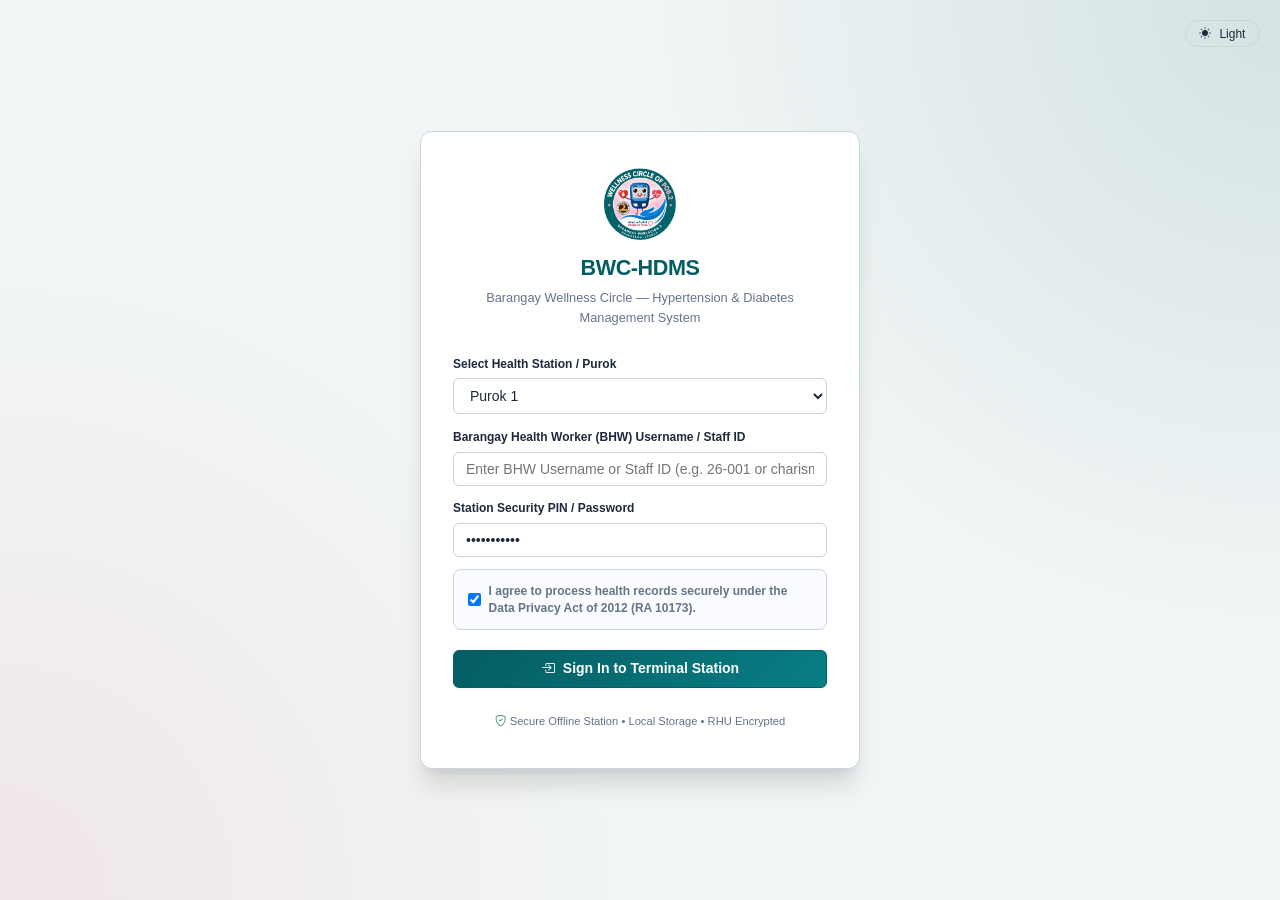
<file: index.html>
<!DOCTYPE html>
<html lang="en">
<head>
    <meta charset="UTF-8">
    <meta http-equiv="refresh" content="0; url=loginPage.html">
    <title>Redirecting to BWC-HDMS Portal...</title>
    <link rel="icon" type="image/png" href="icons/Logo.png">
    <script>
        window.location.replace("loginPage.html");
    </script>
</head>
<body style="font-family: system-ui, sans-serif; display: flex; align-items: center; justify-content: center; height: 100vh; margin: 0; background-color: #f0f2f5; color: #334155;">
    <p>Loading BWC-HDMS Portal... If you are not redirected, <a href="loginPage.html" style="color: #0d6efd; font-weight: 600;">click here</a>.</p>
</body>
</html>
</file>
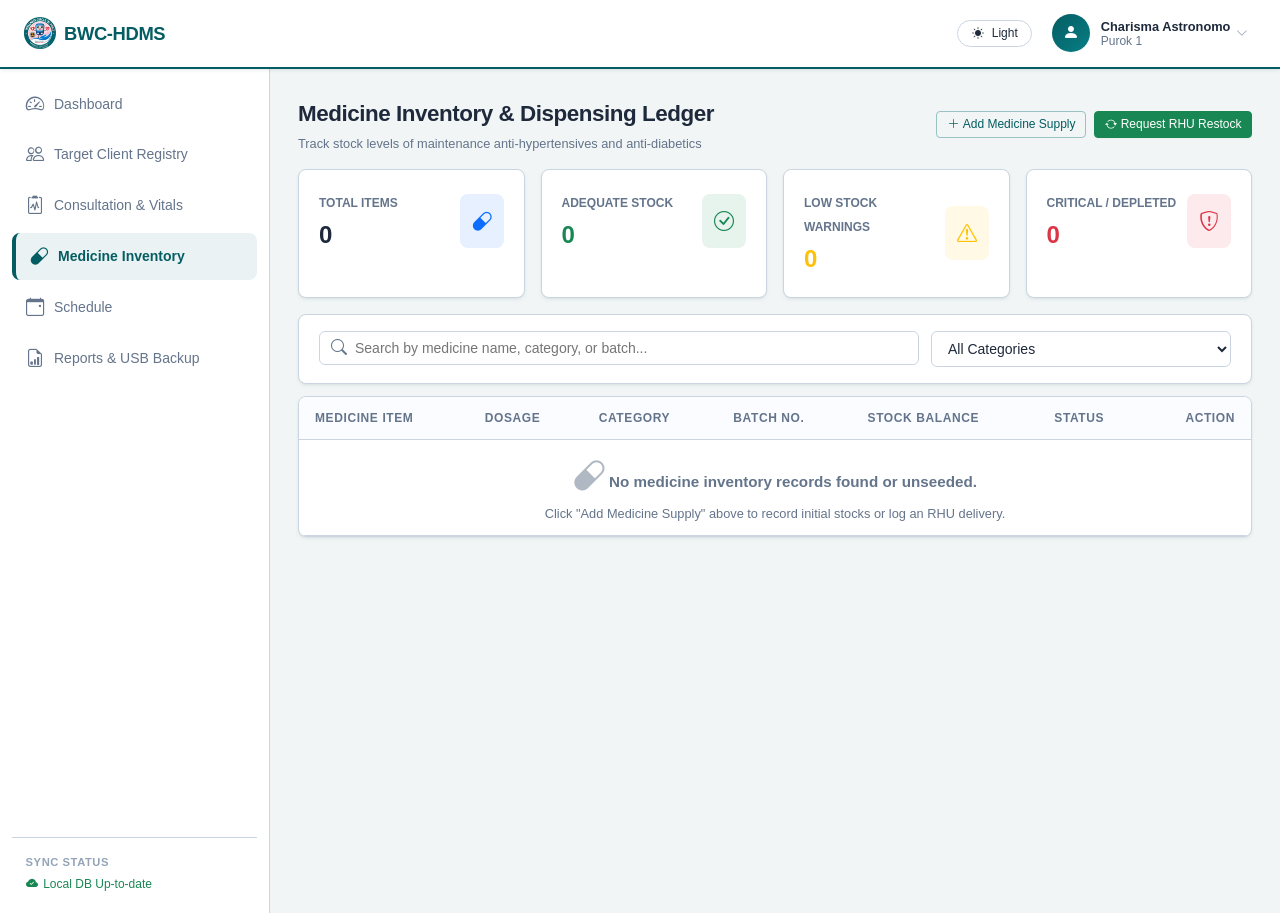
<file: inventoryPage.html>
<!DOCTYPE html>
<html lang="en" data-bs-theme="light">
<head>
    <meta charset="UTF-8">
    <meta name="viewport" content="width=device-width, initial-scale=1.0">
    <title>Medicine Inventory | BWC-HDMS Portal</title>
    <link rel="icon" type="image/png" href="icons/Logo.png">
    <!-- Local Offline Assets -->
    <link rel="stylesheet" href="icons/bootstrap-icons.min.css">
    <link rel="stylesheet" href="cssStyle.css">
</head>
<body>

    <!-- Top Navigation Bar -->
    <header class="header-navbar">
        <div class="header-container">
            <a class="brand-link" href="dashboardPage.html">
                <img src="icons/Logo.png" alt="BWC-HDMS Logo" class="brand-icon">
                <span>BWC-HDMS</span>
            </a>
            
            <div class="nav-actions">
                <button class="theme-toggle-btn" id="darkModeToggle" title="Toggle Dark/Light Mode">
                    <i class="bi bi-sun-fill" id="themeIcon"></i>
                    <span id="themeText">Light</span>
                </button>

                <div class="user-dropdown-wrapper" id="userDropdownContainer">
                    <button type="button" class="user-profile-btn" id="userDropdownToggle">
                        <div class="user-avatar">
                            <i class="bi bi-person-fill"></i>
                        </div>
                        <div class="user-meta">
                            <span class="user-meta-name">Charisma Astronomo</span>
                            <span class="user-meta-sub">Purok 1</span>
                        </div>
                        <i class="bi bi-chevron-down dropdown-chevron"></i>
                    </button>
                    <div class="dropdown-menu-custom hidden" id="userDropdownMenu">
                        <a class="dropdown-item-custom" href="#" onclick="showNotification('Profile settings saved locally.', 'success')"><i class="bi bi-gear me-2"></i>Station Settings</a>
                        <a class="dropdown-item-custom" href="#" onclick="exportSystemBackup()"><i class="bi bi-download me-2"></i>Quick Export DB</a>
                        <div class="dropdown-divider-custom"></div>
                        <a class="dropdown-item-custom dropdown-item-danger" href="#" onclick="lockStation()"><i class="bi bi-box-arrow-right me-2"></i>Lock Station</a>
                    </div>
                </div>
            </div>
        </div>
    </header>

    <!-- Main App Layout -->
    <div class="app-layout">
        <!-- Sidebar Navigation -->
        <aside id="sidebar" class="sidebar">
            <div>
                <nav class="nav-menu">
                    <a class="nav-link" href="dashboardPage.html">
                        <i class="bi bi-speedometer2" style="font-size: 1.15rem;"></i><span>Dashboard</span>
                    </a>
                    <a class="nav-link" href="patientsPage.html">
                        <i class="bi bi-people" style="font-size: 1.15rem;"></i><span>Target Client Registry</span>
                    </a>
                    <a class="nav-link" href="vitalsPage.html">
                        <i class="bi bi-clipboard2-pulse" style="font-size: 1.15rem;"></i><span>Consultation & Vitals</span>
                    </a>
                    <a class="nav-link active" href="inventoryPage.html">
                        <i class="bi bi-capsule" style="font-size: 1.15rem;"></i><span>Medicine Inventory</span>
                    </a>
                    <a class="nav-link" href="schedulePage.html">
                        <i class="bi bi-calendar-event" style="font-size: 1.15rem;"></i><span>Schedule</span>
                    </a>
                    <a class="nav-link" href="reportsPage.html">
                        <i class="bi bi-file-earmark-bar-graph" style="font-size: 1.15rem;"></i><span>Reports & USB Backup</span>
                    </a>
                </nav>
            </div>
            <div class="sync-status-box">
                <div class="sync-status-label">Sync Status</div>
                <div class="sync-status-indicator">
                    <i class="bi bi-cloud-check-fill"></i> <span>Local DB Up-to-date</span>
                </div>
            </div>
        </aside>

        <!-- Main Workspace: Inventory -->
        <main class="main-content">
            
            <!-- Toast Alert System -->
            <div class="toast-container">
                <div id="liveToast" class="toast-pill toast-success hidden" role="alert" aria-live="assertive" aria-atomic="true">
                    <div class="d-flex align-center gap-2">
                        <i class="bi bi-check-circle-fill" id="toastIcon"></i>
                        <span id="toastMessage">Action completed successfully.</span>
                    </div>
                    <button type="button" class="toast-close-btn" onclick="hideToast()" aria-label="Close">×</button>
                </div>
            </div>

            <!-- Page Title Bar -->
            <div class="d-flex justify-between align-center mb-4" style="flex-wrap: wrap; gap: 0.75rem;">
                <div>
                    <h2 style="font-size: 1.4rem; font-weight: 700; letter-spacing: -0.02em;">Medicine Inventory & Dispensing Ledger</h2>
                    <p class="text-muted" style="font-size: 0.8rem; margin-top: 0.2rem;">Track stock levels of maintenance anti-hypertensives and anti-diabetics</p>
                </div>
                <div class="d-flex gap-2">
                    <button class="btn btn-outline-primary btn-sm" onclick="openAddMedicineModal()">
                        <i class="bi bi-plus-lg me-1"></i> Add Medicine Supply
                    </button>
                    <button class="btn btn-success btn-sm" onclick="requestRestock()">
                        <i class="bi bi-arrow-repeat me-1"></i> Request RHU Restock
                    </button>
                </div>
            </div>

            <!-- Inventory Summary Metric Cards (NEW) -->
            <div class="row g-3 mb-4" style="display: flex; gap: 1rem; flex-wrap: wrap;">
                <div class="card-custom" style="flex: 1; min-width: 200px; padding: 1.25rem;">
                    <div class="d-flex justify-between align-center">
                        <div>
                            <span class="text-muted" style="font-size: 0.75rem; text-transform: uppercase; font-weight: 700;">Total Items</span>
                            <h3 id="statTotalItems" style="font-size: 1.5rem; font-weight: 700; margin-top: 0.2rem; margin-bottom: 0;">0</h3>
                        </div>
                        <div style="background: rgba(13, 110, 253, 0.1); color: var(--bs-primary, #0d6efd); padding: 0.75rem; border-radius: 8px;">
                            <i class="bi bi-capsule" style="font-size: 1.25rem;"></i>
                        </div>
                    </div>
                </div>

                <div class="card-custom" style="flex: 1; min-width: 200px; padding: 1.25rem;">
                    <div class="d-flex justify-between align-center">
                        <div>
                            <span class="text-muted" style="font-size: 0.75rem; text-transform: uppercase; font-weight: 700;">Adequate Stock</span>
                            <h3 id="statAdequate" style="font-size: 1.5rem; font-weight: 700; margin-top: 0.2rem; margin-bottom: 0; color: #198754;">0</h3>
                        </div>
                        <div style="background: rgba(25, 135, 84, 0.1); color: #198754; padding: 0.75rem; border-radius: 8px;">
                            <i class="bi bi-check-circle" style="font-size: 1.25rem;"></i>
                        </div>
                    </div>
                </div>

                <div class="card-custom" style="flex: 1; min-width: 200px; padding: 1.25rem;">
                    <div class="d-flex justify-between align-center">
                        <div>
                            <span class="text-muted" style="font-size: 0.75rem; text-transform: uppercase; font-weight: 700;">Low Stock Warnings</span>
                            <h3 id="statLowStock" style="font-size: 1.5rem; font-weight: 700; margin-top: 0.2rem; margin-bottom: 0; color: #ffc107;">0</h3>
                        </div>
                        <div style="background: rgba(255, 193, 7, 0.1); color: #ffc107; padding: 0.75rem; border-radius: 8px;">
                            <i class="bi bi-exclamation-triangle" style="font-size: 1.25rem;"></i>
                        </div>
                    </div>
                </div>

                <div class="card-custom" style="flex: 1; min-width: 200px; padding: 1.25rem;">
                    <div class="d-flex justify-between align-center">
                        <div>
                            <span class="text-muted" style="font-size: 0.75rem; text-transform: uppercase; font-weight: 700;">Critical / Depleted</span>
                            <h3 id="statCritical" style="font-size: 1.5rem; font-weight: 700; margin-top: 0.2rem; margin-bottom: 0; color: #dc3545;">0</h3>
                        </div>
                        <div style="background: rgba(220, 53, 69, 0.1); color: #dc3545; padding: 0.75rem; border-radius: 8px;">
                            <i class="bi bi-shield-exclamation" style="font-size: 1.25rem;"></i>
                        </div>
                    </div>
                </div>
            </div>

            <!-- Search and Filter Controls Bar -->
            <div class="card-custom mb-3" style="padding: 1rem 1.25rem;">
                <div class="d-flex gap-3" style="flex-wrap: wrap;">
                    <div style="flex: 2; min-width: 220px;">
                        <div class="input-group" style="position: relative;">
                            <span style="position: absolute; left: 12px; top: 50%; transform: translateY(-50%); color: var(--text-muted, #6c757d); z-index: 5;">
                                <i class="bi bi-search"></i>
                            </span>
                            <input type="text" id="inventorySearchInput" class="form-control" placeholder="Search by medicine name, category, or batch..." style="padding-left: 35px;">
                        </div>
                    </div>
                    <div style="flex: 1; min-width: 180px;">
                        <select id="inventoryCategoryFilter" class="form-select">
                            <option value="">All Categories</option>
                            <option value="Antihypertensive">Antihypertensive (HPN Maintenance)</option>
                            <option value="Anti-diabetic">Anti-diabetic (DM Maintenance)</option>
                            <option value="Statin / Lipid-lowering">Statin / Lipid-lowering</option>
                            <option value="Cardiovascular">Cardiovascular Support</option>
                            <option value="Emergency Supply">Emergency Supply</option>
                            <option value="Analgesic">Analgesic / Antipyretic</option>
                            <option value="Vitamin">Vitamin / Supplement</option>
                            <option value="Supplies">Diagnostic / Medical Supplies</option>
                        </select>
                    </div>
                </div>
            </div>

            <!-- Inventory Table Card -->
            <div class="card-custom">
                <div class="card-body-no-padding">
                    <div class="table-responsive table-responsive-inventory">
                        <table class="custom-table" id="inventoryTable">
                            <thead>
                                <tr>
                                    <th class="ps-4">Medicine Item</th>
                                    <th>Dosage</th>
                                    <th>Category</th>
                                    <th>Batch No.</th>
                                    <th>Stock Balance</th>
                                    <th>Status</th>
                                    <th class="text-right pe-4">Action</th>
                                </tr>
                            </thead>
                            <tbody id="inventoryTableBody">
                                <tr>
                                    <td colspan="7" class="text-center py-5 text-muted">
                                        <i class="bi bi-capsule d-block mb-2" style="font-size: 2rem; opacity: 0.5;"></i>
                                        <span class="fw-semibold" style="font-size: 0.95rem;">No medicine inventory records found or unseeded.</span>
                                        <p class="text-muted mb-0" style="font-size: 0.8rem; margin-top: 0.25rem;">Click "Add Medicine Supply" above to record initial stocks or log an RHU delivery.</p>
                                    </td>
                                </tr>
                            </tbody>
                        </table>
                    </div>
                </div>
            </div>

        </main>
    </div>

    <!-- =========================================================================
         Add Medicine Stock Modal (Aligned with Register New Patient UI)
         ========================================================================= -->
    <div class="modal-overlay hidden" id="addMedicineModal" role="dialog" aria-modal="true">
        <div class="modal-dialog-box modal-dialog-lg" style="max-width: 680px;">
            <div class="modal-header-custom" style="border-bottom: 1px solid var(--border-color);">
                <div>
                    <h5 class="modal-title-custom">
                        <i class="bi bi-capsule-pill text-primary me-2"></i> Add Medicine Supply
                    </h5>
                    <p class="text-muted mb-0" style="font-size: 0.8rem;">Register incoming maintenance medicine stock & RHU inventory supplies</p>
                </div>
                <button type="button" class="modal-close-btn" onclick="closeAddMedicineModal()">&times;</button>
            </div>
            <div class="modal-body-custom">
                <form id="addMedicineForm" onsubmit="saveMedicineItem(event)">
                    
                    <!-- 1. Medicine Identification & Classification -->
                    <div class="section-badge-title mb-2">
                        <i class="bi bi-capsule text-primary me-2"></i>
                        <span>Medicine Identification & Classification</span>
                    </div>
                    <p class="section-help-text mb-3">Specify medicine brand/generic name, formulation strength, and clinical category.</p>

                    <div class="grid-2-col mb-3">
                        <div class="form-group mb-0">
                            <label class="form-label" for="medName">Medicine Name <span class="text-danger">*</span></label>
                            <input type="text" class="form-control" id="medName" placeholder="e.g., Losartan, Metformin, Amlodipine" required>
                        </div>
                        <div class="form-group mb-0">
                            <label class="form-label" for="medDosage">Dosage / Formulation</label>
                            <input type="text" class="form-control" id="medDosage" placeholder="e.g., 50mg Tablet, 500mg, 10ml Vial">
                        </div>
                    </div>

                    <div class="form-group mb-3">
                        <label class="form-label" for="medCategory">Therapeutic Category <span class="text-danger">*</span></label>
                        <select class="form-select" id="medCategory" required>
                            <option value="" disabled selected>Select Medicine Category</option>
                            <option value="Antihypertensive">Antihypertensive (HPN Maintenance)</option>
                            <option value="Anti-diabetic">Anti-diabetic (DM Maintenance)</option>
                            <option value="Statin / Lipid-lowering">Statin / Lipid-lowering</option>
                            <option value="Cardiovascular">Cardiovascular Support</option>
                            <option value="Emergency Supply">Emergency Supply</option>
                            <option value="Analgesic">Analgesic / Antipyretic</option>
                            <option value="Vitamin">Vitamin / Supplement</option>
                            <option value="Supplies">Diagnostic / Medical Supplies</option>
                        </select>
                    </div>

                    <hr class="form-field-divider">

                    <!-- 2. Stock Balance & Inventory Thresholds -->
                    <div class="section-badge-title mb-2">
                        <i class="bi bi-boxes text-primary me-2"></i>
                        <span>Stock Balance & Packaging Details</span>
                    </div>
                    <p class="section-help-text mb-3">Set intake stock quantity, packaging unit, and automated low-stock alert threshold.</p>

                    <div class="grid-3-equal mb-3">
                        <div class="form-group mb-0">
                            <label class="form-label" for="medStock">Initial Stock <span class="text-danger">*</span></label>
                            <input type="number" class="form-control" id="medStock" placeholder="e.g., 100" min="0" required>
                        </div>
                        <div class="form-group mb-0">
                            <label class="form-label" for="medUnit">Packaging Unit <span class="text-danger">*</span></label>
                            <select class="form-select" id="medUnit" required>
                                <option value="tabs" selected>Tablets (tabs)</option>
                                <option value="caps">Capsules (caps)</option>
                                <option value="vials">Vials (vials)</option>
                                <option value="boxes">Boxes (boxes)</option>
                                <option value="pcs">Pieces (pcs)</option>
                                <option value="bottles">Bottles (bottles)</option>
                            </select>
                        </div>
                        <div class="form-group mb-0">
                            <label class="form-label" for="medReorder">Reorder Level <span class="text-danger">*</span></label>
                            <input type="number" class="form-control" id="medReorder" value="20" min="1" required>
                        </div>
                    </div>

                    <hr class="form-field-divider">

                    <!-- 3. Batch Number & Expiration Tracking -->
                    <div class="section-badge-title mb-2">
                        <i class="bi bi-calendar-check text-primary me-2"></i>
                        <span>Batch & Expiration Tracking</span>
                    </div>
                    <p class="section-help-text mb-3">Record RHU shipment lot designation and expiration date for quality and safety compliance.</p>

                    <div class="grid-2-col mb-4">
                        <div class="form-group mb-0">
                            <label class="form-label" for="medBatch">Batch / Lot Number</label>
                            <input type="text" class="form-control" id="medBatch" placeholder="e.g., LOT-2026-A">
                        </div>
                        <div class="form-group mb-0">
                            <label class="form-label" for="medExpiry">Expiration Date</label>
                            <input type="date" class="form-control" id="medExpiry">
                        </div>
                    </div>

                    <!-- Modal Action Footer Buttons -->
                    <div class="d-flex gap-2 pt-3" style="border-top: 1px solid var(--border-color);">
                        <button type="button" class="btn btn-outline-secondary py-2.5 fw-semibold" style="flex: 1;" onclick="closeAddMedicineModal()">Cancel</button>
                        <button type="submit" class="btn btn-primary py-2.5 fw-semibold" style="flex: 2;">
                            <i class="bi bi-check-lg me-1"></i> Save to Inventory
                        </button>
                    </div>
                </form>
            </div>
        </div>
    </div>

    <!-- Scripts -->
    <script src="shared.js"></script>
    <script src="inventoryPage.js"></script>
</body>
</html>
</file>
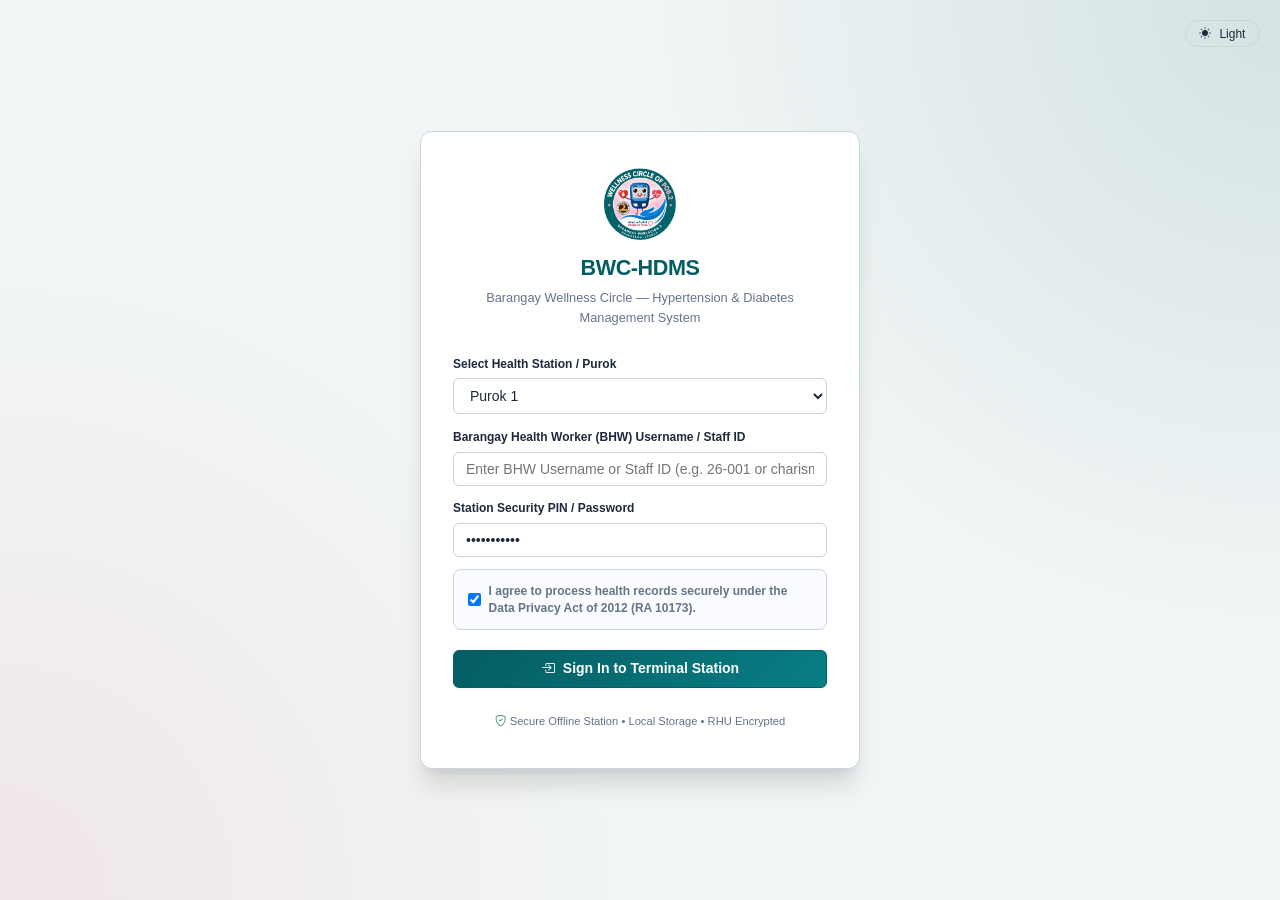
<file: loginPage.html>
<!DOCTYPE html>
<html lang="en" data-bs-theme="light">
<head>
    <meta charset="UTF-8">
    <meta name="viewport" content="width=device-width, initial-scale=1.0">
    <title>Login | BWC-HDMS Portal</title>
    <link rel="icon" type="image/png" href="icons/Logo.png">
    <link rel="stylesheet" href="icons/bootstrap-icons.min.css">
    <link rel="stylesheet" href="cssStyle.css">
</head>
<body class="login-body">

    <!-- Floating Theme Toggle in Top Right -->
    <div style="position: fixed; top: 1.25rem; right: 1.25rem; z-index: 50;">
        <button class="theme-toggle-btn" id="darkModeToggle" title="Toggle Dark/Light Mode">
            <i class="bi bi-sun-fill" id="themeIcon"></i>
            <span id="themeText">Light</span>
        </button>
    </div>

    <!-- Floating Toast Notification -->
    <div class="toast-container">
        <div id="liveToast" class="toast-pill toast-success hidden" role="alert" aria-live="assertive" aria-atomic="true">
            <div class="d-flex align-center gap-2">
                <i class="bi bi-check-circle-fill" id="toastIcon"></i>
                <span id="toastMessage">Action completed successfully.</span>
            </div>
            <button type="button" class="toast-close-btn" onclick="hideToast()" aria-label="Close">&times;</button>
        </div>
    </div>

    <!-- Login Card Container -->
    <div class="login-card">
        <div class="login-brand-header">
            <div class="login-logo">
                <img src="icons/Logo.png" alt="BWC-HDMS Logo">
            </div>
            <h1 class="login-title">BWC-HDMS</h1>
            <p class="login-subtitle">Barangay Wellness Circle &mdash; Hypertension & Diabetes Management System</p>
        </div>

        <form id="loginForm">
            <div class="form-group">
                <label class="form-label" for="loginStation">Select Health Station / Purok</label>
                <select class="form-select" id="loginStation" required>
                    <option value="" disabled selected>Loading health stations...</option>
                </select>
            </div>

            <div class="form-group">
                <label class="form-label" for="loginUsername">Barangay Health Worker (BHW) Username / Staff ID</label>
                <input type="text" class="form-control" id="loginUsername" placeholder="Enter BHW Username or Staff ID (e.g. 26-001 or charisma)" required autocomplete="username">
            </div>

            <div class="form-group mb-3">
                <label class="form-label" for="loginPassword">Station Security PIN / Password</label>
                <input type="password" class="form-control" id="loginPassword" value="password123" placeholder="Enter station password" required autocomplete="current-password">
            </div>

            <!-- Error Banner Container for Wrong Input -->
            <div id="loginErrorMessage" class="hidden mb-3" style="padding: 0.75rem 0.9rem; border-radius: 8px; background-color: rgba(220, 38, 38, 0.1); border: 1px solid var(--danger); color: var(--danger); font-size: 0.825rem; font-weight: 500;">
                <div class="d-flex align-center gap-2">
                    <i class="bi bi-exclamation-triangle-fill" style="flex-shrink: 0;"></i>
                    <span id="loginErrorText">Invalid Username/Password. Try again.</span>
                </div>
            </div>

            <!-- Data Privacy Agreement (RA 10173) -->
            <div style="padding: 0.85rem; border: 1px solid var(--border-color); border-radius: 8px; background-color: var(--bg-surface-secondary); margin-bottom: 1.25rem;">
                <div class="d-flex align-center gap-2">
                    <input type="checkbox" id="privacyCheck" checked style="width: 1.05rem; height: 1.05rem; cursor: pointer;">
                    <label for="privacyCheck" class="fw-semibold text-muted" style="font-size: 0.75rem; cursor: pointer; line-height: 1.35;">
                        I agree to process health records securely under the <strong>Data Privacy Act of 2012 (RA 10173)</strong>.
                    </label>
                </div>
            </div>

            <button type="submit" class="btn btn-primary btn-full py-2 fw-semibold" id="loginBtn">
                <i class="bi bi-box-arrow-in-right me-2"></i>Sign In to Terminal Station
            </button>
        </form>

        <div class="text-center mt-4" style="margin-top: 1.25rem;">
            <small class="text-muted" style="font-size: 0.7rem;">
                <i class="bi bi-shield-check text-success me-1"></i>Secure Offline Station &bull; Local Storage &bull; RHU Encrypted
            </small>
        </div>
    </div>

    <!-- Scripts -->
    <script src="shared.js"></script>
    <script src="loginPage.js"></script>
</body>
</html>
</file>
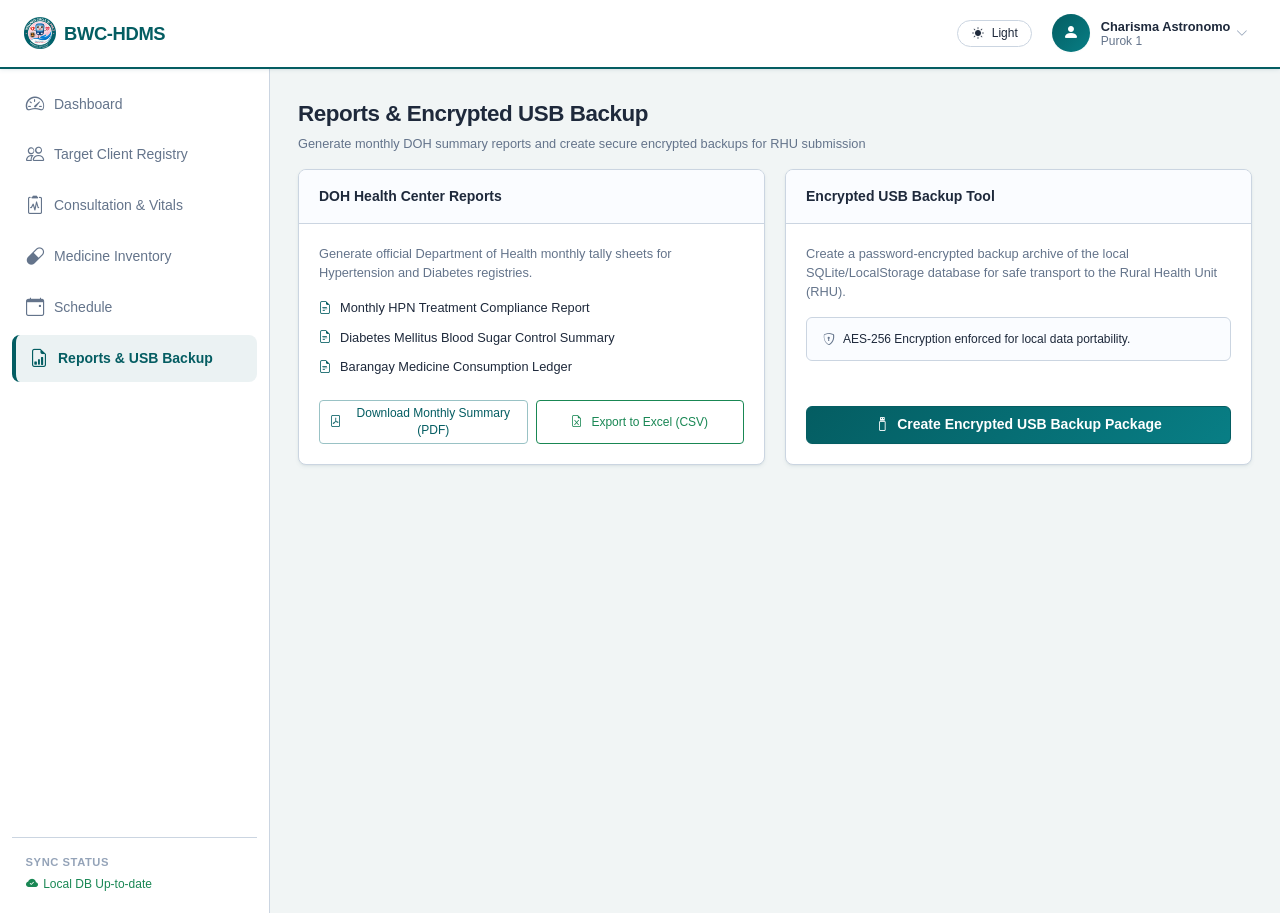
<file: reportsPage.html>
<!DOCTYPE html>
<html lang="en" data-bs-theme="light">
<head>
    <meta charset="UTF-8">
    <meta name="viewport" content="width=device-width, initial-scale=1.0">
    <title>Reports & USB Backup | BWC-HDMS Portal</title>
    <link rel="icon" type="image/png" href="icons/Logo.png">
    <!-- Local Offline Assets -->
    <link rel="stylesheet" href="icons/bootstrap-icons.min.css">
    <link rel="stylesheet" href="cssStyle.css">
</head>
<body>

    <!-- Top Navigation Bar -->
    <header class="header-navbar">
        <div class="header-container">
            <a class="brand-link" href="dashboardPage.html">
                <img src="icons/Logo.png" alt="BWC-HDMS Logo" class="brand-icon">
                <span>BWC-HDMS</span>
            </a>
            
            <div class="nav-actions">
                <button class="theme-toggle-btn" id="darkModeToggle" title="Toggle Dark/Light Mode">
                    <i class="bi bi-sun-fill" id="themeIcon"></i>
                    <span id="themeText">Light</span>
                </button>

                <div class="user-dropdown-wrapper" id="userDropdownContainer">
                    <button type="button" class="user-profile-btn" id="userDropdownToggle">
                        <div class="user-avatar">
                            <i class="bi bi-person-fill"></i>
                        </div>
                        <div class="user-meta">
                            <span class="user-meta-name">Charisma Astronomo</span>
                            <span class="user-meta-sub">Purok 1</span>
                        </div>
                        <i class="bi bi-chevron-down dropdown-chevron"></i>
                    </button>
                    <div class="dropdown-menu-custom hidden" id="userDropdownMenu">
                        <a class="dropdown-item-custom" href="#" onclick="showNotification('Profile settings saved locally.', 'success')"><i class="bi bi-gear me-2"></i>Station Settings</a>
                        <a class="dropdown-item-custom" href="#" onclick="exportSystemBackup()"><i class="bi bi-download me-2"></i>Quick Export DB</a>
                        <div class="dropdown-divider-custom"></div>
                        <a class="dropdown-item-custom dropdown-item-danger" href="#" onclick="lockStation()"><i class="bi bi-box-arrow-right me-2"></i>Lock Station</a>
                    </div>
                </div>
            </div>
        </div>
    </header>

    <!-- Main App Layout -->
    <div class="app-layout">
        <!-- Sidebar Navigation -->
        <aside id="sidebar" class="sidebar">
            <div>
                <nav class="nav-menu">
                    <a class="nav-link" href="dashboardPage.html">
                        <i class="bi bi-speedometer2" style="font-size: 1.15rem;"></i><span>Dashboard</span>
                    </a>
                    <a class="nav-link" href="patientsPage.html">
                        <i class="bi bi-people" style="font-size: 1.15rem;"></i><span>Target Client Registry</span>
                    </a>
                    <a class="nav-link" href="vitalsPage.html">
                        <i class="bi bi-clipboard2-pulse" style="font-size: 1.15rem;"></i><span>Consultation & Vitals</span>
                    </a>
                    <a class="nav-link" href="inventoryPage.html">
                        <i class="bi bi-capsule" style="font-size: 1.15rem;"></i><span>Medicine Inventory</span>
                    </a>
                    <a class="nav-link" href="schedulePage.html">
                        <i class="bi bi-calendar-event" style="font-size: 1.15rem;"></i><span>Schedule</span>
                    </a>
                    <a class="nav-link active" href="reportsPage.html">
                        <i class="bi bi-file-earmark-bar-graph" style="font-size: 1.15rem;"></i><span>Reports & USB Backup</span>
                    </a>
                </nav>
            </div>
            <div class="sync-status-box">
                <div class="sync-status-label">Sync Status</div>
                <div class="sync-status-indicator">
                    <i class="bi bi-cloud-check-fill"></i> <span>Local DB Up-to-date</span>
                </div>
            </div>
        </aside>

        <!-- Main Workspace: Reports & USB Backup -->
        <main class="main-content">
            
            <!-- Toast Alert System -->
            <div class="toast-container">
                <div id="liveToast" class="toast-pill toast-success hidden" role="alert" aria-live="assertive" aria-atomic="true">
                    <div class="d-flex align-center gap-2">
                        <i class="bi bi-check-circle-fill" id="toastIcon"></i>
                        <span id="toastMessage">Action completed successfully.</span>
                    </div>
                    <button type="button" class="toast-close-btn" onclick="hideToast()" aria-label="Close">&times;</button>
                </div>
            </div>

            <!-- Page Title Bar -->
            <div class="mb-4">
                <h2 style="font-size: 1.4rem; font-weight: 700; letter-spacing: -0.02em;">Reports & Encrypted USB Backup</h2>
                <p class="text-muted" style="font-size: 0.8rem; margin-top: 0.2rem;">Generate monthly DOH summary reports and create secure encrypted backups for RHU submission</p>
            </div>

            <div class="grid-2-col">
                <!-- DOH Health Center Reports -->
                <div class="card-custom">
                    <div class="card-header-custom">
                        <h5 class="card-header-title">DOH Health Center Reports</h5>
                    </div>
                    <div class="card-body-custom d-flex flex-column justify-between">
                        <div>
                            <p class="text-muted mb-4" style="font-size: 0.8rem;">Generate official Department of Health monthly tally sheets for Hypertension and Diabetes registries.</p>
                            <ul style="list-style: none; font-size: 0.8rem; margin-bottom: 1.5rem; display: flex; flex-direction: column; gap: 0.65rem;">
                                <li class="d-flex align-center"><i class="bi bi-file-earmark-text text-primary me-2"></i> Monthly HPN Treatment Compliance Report</li>
                                <li class="d-flex align-center"><i class="bi bi-file-earmark-text text-primary me-2"></i> Diabetes Mellitus Blood Sugar Control Summary</li>
                                <li class="d-flex align-center"><i class="bi bi-file-earmark-text text-primary me-2"></i> Barangay Medicine Consumption Ledger</li>
                            </ul>
                        </div>
                        <div class="d-flex gap-2" style="flex-wrap: wrap;">
                            <button class="btn btn-outline-primary btn-sm" style="flex: 1;" onclick="downloadReport('pdf')">
                                <i class="bi bi-file-pdf me-2"></i>Download Monthly Summary (PDF)
                            </button>
                            <button class="btn btn-outline-success btn-sm" style="flex: 1;" onclick="downloadReport('csv')">
                                <i class="bi bi-file-earmark-excel me-2"></i>Export to Excel (CSV)
                            </button>
                        </div>
                    </div>
                </div>

                <!-- Encrypted USB Backup Tool -->
                <div class="card-custom">
                    <div class="card-header-custom">
                        <h5 class="card-header-title">Encrypted USB Backup Tool</h5>
                    </div>
                    <div class="card-body-custom d-flex flex-column justify-between">
                        <div>
                            <p class="text-muted mb-4" style="font-size: 0.8rem;">Create a password-encrypted backup archive of the local SQLite/LocalStorage database for safe transport to the Rural Health Unit (RHU).</p>
                            <div style="padding: 0.75rem 1rem; border-radius: 6px; border: 1px solid var(--border-color); background-color: var(--bg-surface-secondary); font-size: 0.75rem; margin-bottom: 1.5rem;" class="d-flex align-center">
                                <i class="bi bi-shield-lock me-2 text-muted"></i>
                                <span>AES-256 Encryption enforced for local data portability.</span>
                            </div>
                        </div>
                        <div>
                            <button class="btn btn-dark btn-full py-2 fw-semibold" onclick="createEncryptedBackup()">
                                <i class="bi bi-usb-drive me-2"></i>Create Encrypted USB Backup Package
                            </button>
                        </div>
                    </div>
                </div>
            </div>

        </main>
    </div>

    <!-- Scripts -->
    <script src="shared.js"></script>
    <script src="reportsPage.js"></script>
</body>
</html>
</file>
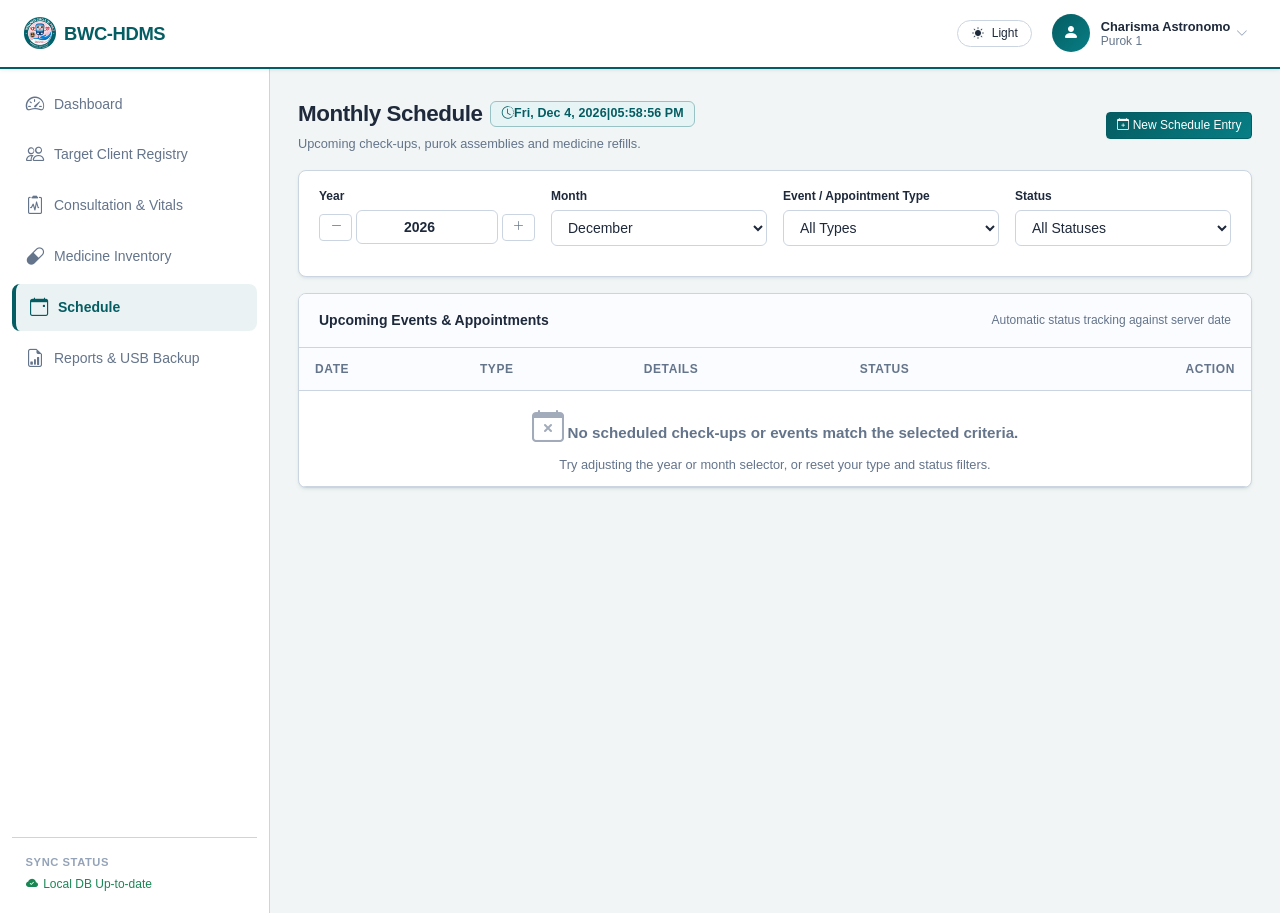
<file: schedulePage.html>
<!DOCTYPE html>
<html lang="en" data-bs-theme="light">
<head>
    <meta charset="UTF-8">
    <meta name="viewport" content="width=device-width, initial-scale=1.0">
    <title>Schedule | BWC-HDMS Portal</title>
    <link rel="icon" type="image/png" href="icons/Logo.png">
    <!-- Local Offline Assets -->
    <link rel="stylesheet" href="icons/bootstrap-icons.min.css">
    <link rel="stylesheet" href="cssStyle.css">
</head>
<body>
    <!-- Top Navigation Bar -->
    <header class="header-navbar">
        <div class="header-container">
            <a class="brand-link" href="dashboardPage.html">
                <img src="icons/Logo.png" alt="BWC-HDMS Logo" class="brand-icon">
                <span>BWC-HDMS</span>
            </a>
            <div class="nav-actions">
                <button class="theme-toggle-btn" id="darkModeToggle" title="Toggle Dark/Light Mode">
                    <i class="bi bi-sun-fill" id="themeIcon"></i>
                    <span id="themeText">Light</span>
                </button>
                <div class="user-dropdown-wrapper" id="userDropdownContainer">
                    <button type="button" class="user-profile-btn" id="userDropdownToggle">
                        <div class="user-avatar"><i class="bi bi-person-fill"></i></div>
                        <div class="user-meta">
                            <span class="user-meta-name">Charisma Astronomo</span>
                            <span class="user-meta-sub">Purok 1</span>
                        </div>
                        <i class="bi bi-chevron-down dropdown-chevron"></i>
                    </button>
                    <div class="dropdown-menu-custom hidden" id="userDropdownMenu">
                        <a class="dropdown-item-custom" href="#" onclick="showNotification('Profile settings saved locally.', 'success')"><i class="bi bi-gear me-2"></i>Station Settings</a>
                        <a class="dropdown-item-custom" href="#" onclick="exportSystemBackup()"><i class="bi bi-download me-2"></i>Quick Export DB</a>
                        <div class="dropdown-divider-custom"></div>
                        <a class="dropdown-item-custom dropdown-item-danger" href="#" onclick="lockStation()"><i class="bi bi-box-arrow-right me-2"></i>Lock Station</a>
                    </div>
                </div>
            </div>
        </div>
    </header>

    <!-- Main App Layout -->
    <div class="app-layout">
        <!-- Sidebar Navigation -->
        <aside id="sidebar" class="sidebar">
            <div>
                <nav class="nav-menu">
                    <a class="nav-link" href="dashboardPage.html"><i class="bi bi-speedometer2" style="font-size: 1.15rem;"></i><span>Dashboard</span></a>
                    <a class="nav-link" href="patientsPage.html"><i class="bi bi-people" style="font-size: 1.15rem;"></i><span>Target Client Registry</span></a>
                    <a class="nav-link" href="vitalsPage.html"><i class="bi bi-clipboard2-pulse" style="font-size: 1.15rem;"></i><span>Consultation & Vitals</span></a>
                    <a class="nav-link" href="inventoryPage.html"><i class="bi bi-capsule" style="font-size: 1.15rem;"></i><span>Medicine Inventory</span></a>
                    <a class="nav-link active" href="schedulePage.html"><i class="bi bi-calendar-event" style="font-size: 1.15rem;"></i><span>Schedule</span></a>
                    <a class="nav-link" href="reportsPage.html"><i class="bi bi-file-earmark-bar-graph" style="font-size: 1.15rem;"></i><span>Reports & USB Backup</span></a>
                </nav>
            </div>
            <div class="sync-status-box">
                <div class="sync-status-label">Sync Status</div>
                <div class="sync-status-indicator"><i class="bi bi-cloud-check-fill"></i> <span>Local DB Up-to-date</span></div>
            </div>
        </aside>

        <!-- Main Workspace: Schedule -->
        <main class="main-content">
            <!-- Toast Alert System -->
            <div class="toast-container">
                <div id="liveToast" class="toast-pill toast-success hidden" role="alert" aria-live="assertive" aria-atomic="true">
                    <div class="d-flex align-center gap-2">
                        <i class="bi bi-check-circle-fill" id="toastIcon"></i>
                        <span id="toastMessage"></span>
                        <button type="button" class="toast-close-btn" onclick="hideToast()" aria-label="Close">&times;</button>
                    </div>
                </div>
            </div>

            <!-- Page Title Bar -->
            <div class="d-flex justify-between align-center mb-4" style="flex-wrap: wrap; gap: 0.75rem;">
                <div>
                    <div class="d-flex align-center gap-2 mb-1" style="flex-wrap: wrap;">
                        <h2 style="font-size: 1.4rem; font-weight: 700; letter-spacing: -0.02em; margin-bottom: 0;">Monthly Schedule</h2>
                        <span id="liveClockWidget" class="badge badge-primary-subtle" style="font-size: 0.78rem; font-weight: 600; padding: 0.35rem 0.65rem; border-radius: 6px; letter-spacing: 0.01em;">
                            <i class="bi bi-clock-history me-1.5 text-primary"></i>
                            <span id="liveClockDate">Loading date...</span>
                            <span class="mx-1 opacity-50">|</span>
                            <span id="liveClockTime" class="font-mono">--:--:--</span>
                        </span>
                    </div>
                    <p class="text-muted" style="font-size: 0.8rem; margin-top: 0.2rem; margin-bottom: 0;">Upcoming check‑ups, purok assemblies and medicine refills.</p>
                </div>
                <button class="btn btn-primary btn-sm" onclick="openScheduleModal()">
                    <i class="bi bi-calendar-plus me-1"></i> New Schedule Entry
                </button>
            </div>

            <!-- Filter Controls (Year, Month, Category/Type, Status) -->
            <div class="card-custom mb-4" style="padding: 1rem 1.25rem;">
                <div style="display: grid; grid-template-columns: repeat(auto-fit, minmax(210px, 1fr)); gap: 1rem;">
                    <!-- 1. Historical Year Counter / Selector -->
                    <div class="form-group mb-0">
                        <label class="form-label" for="filterYear">Year</label>
                        <div class="input-group d-flex align-center gap-1">
                            <button class="btn btn-outline-secondary btn-sm px-2.5 py-1.5" type="button" onclick="adjustYear(-1)" title="Previous Year">
                                <i class="bi bi-dash-lg"></i>
                            </button>
                            <input type="number" class="form-control text-center fw-bold" id="filterYear" value="2026" min="2020" max="2099" onchange="renderSchedule()">
                            <button class="btn btn-outline-secondary btn-sm px-2.5 py-1.5" type="button" onclick="adjustYear(1)" title="Next Year">
                                <i class="bi bi-plus-lg"></i>
                            </button>
                        </div>
                    </div>

                    <!-- 2. Historical Month Dropdown Selector -->
                    <div class="form-group mb-0">
                        <label class="form-label" for="filterMonth">Month</label>
                        <select class="form-select" id="filterMonth" onchange="renderSchedule()">
                            <option value="">All Months</option>
                            <option value="0">January</option>
                            <option value="1">February</option>
                            <option value="2">March</option>
                            <option value="3">April</option>
                            <option value="4">May</option>
                            <option value="5">June</option>
                            <option value="6">July</option>
                            <option value="7">August</option>
                            <option value="8">September</option>
                            <option value="9">October</option>
                            <option value="10">November</option>
                            <option value="11">December</option>
                        </select>
                    </div>

                    <!-- 3. Enumerated Type Filter Dropdown -->
                    <div class="form-group mb-0">
                        <label class="form-label" for="filterCategory">Event / Appointment Type</label>
                        <select class="form-select" id="filterCategory" onchange="renderSchedule()">
                            <option value="">All Types</option>
                            <optgroup label="Patient Appointments">
                                <option value="Monthly HPN Check">Monthly HPN Check</option>
                                <option value="Diabetes Follow-up">Diabetes Follow-up</option>
                                <option value="Medicine Refill">Medicine Refill</option>
                                <option value="Purok Assembly">Purok Assembly</option>
                            </optgroup>
                            <optgroup label="Community Upcoming Events">
                                <option value="Health Campaign">Health Campaign</option>
                                <option value="Community Assembly">Community Assembly</option>
                                <option value="Admin Meeting">Admin Meeting</option>
                                <option value="Training Seminar">Training Seminar</option>
                                <option value="Outreach Mission">Outreach Mission</option>
                            </optgroup>
                        </select>
                    </div>

                    <!-- 4. Status Filter -->
                    <div class="form-group mb-0">
                        <label class="form-label" for="filterStatus">Status</label>
                        <select class="form-select" id="filterStatus" onchange="renderSchedule()">
                            <option value="">All Statuses</option>
                            <option value="Pending">Pending (Upcoming / Due)</option>
                            <option value="Defaulted">Defaulted (Past Due / Missed)</option>
                            <option value="Completed">Completed</option>
                        </select>
                    </div>
                </div>
            </div>

            <!-- Schedule Table -->
            <div class="card-custom">
                <div class="card-header-custom d-flex justify-between align-center">
                    <h5 class="card-header-title">Upcoming Events & Appointments</h5>
                    <span class="text-muted" style="font-size: 0.75rem;">Automatic status tracking against server date</span>
                </div>
                <div class="card-body-no-padding">
                    <div class="table-responsive">
                        <table class="custom-table">
                            <thead>
                                <tr>
                                    <th class="ps-4">Date</th>
                                    <th>Type</th>
                                    <th>Details</th>
                                    <th>Status</th>
                                    <th class="text-right pe-4">Action</th>
                                </tr>
                            </thead>
                            <tbody id="scheduleTableBody">
                                <!-- Rows injected dynamically by schedulePage.js -->
                            </tbody>
                        </table>
                    </div>
                </div>
            </div>
        </main>
    </div>

    <!-- =========================================================================
         New Schedule Entry & Upcoming Event Modal (Add Medicine Pattern)
         ========================================================================= -->
    <div class="modal-overlay hidden" id="scheduleModal" role="dialog" aria-modal="true">
        <div class="modal-dialog-box modal-dialog-lg" style="max-width: 680px;">
            <div class="modal-header-custom" style="border-bottom: 1px solid var(--border-color);">
                <div>
                    <h5 class="modal-title-custom">
                        <i class="bi bi-calendar-plus-fill text-primary me-2"></i>New Schedule Entry & Event
                    </h5>
                    <p class="text-muted mb-0" style="font-size: 0.8rem;">Schedule patient consultations, follow-ups, health campaigns, or community events</p>
                </div>
                <button type="button" class="modal-close-btn" onclick="closeScheduleModal()">&times;</button>
            </div>
            <div class="modal-body-custom">
                <form id="newScheduleForm" onsubmit="saveScheduleEntry(event)">
                    
                    <!-- 1. Entry Classification & Schedule Type -->
                    <div class="section-badge-title mb-2">
                        <i class="bi bi-tags text-primary me-2"></i>
                        <span>Entry Classification & Schedule Type</span>
                    </div>
                    <p class="section-help-text mb-3">Choose whether to schedule an individual patient consultation or a barangay-wide community event.</p>

                    <div class="grid-2-col mb-3">
                        <div class="form-group mb-0">
                            <label class="form-label" for="schedCategory">Entry Type <span class="text-danger">*</span></label>
                            <select class="form-select" id="schedCategory" required onchange="handleSchedTypeChange()">
                                <optgroup label="Patient Appointments">
                                    <option value="Monthly HPN Check" selected>Monthly HPN Check</option>
                                    <option value="Diabetes Follow-up">Diabetes Follow-up</option>
                                    <option value="Medicine Refill">Medicine Refill</option>
                                    <option value="Purok Assembly">Purok Assembly</option>
                                </optgroup>
                                <optgroup label="Community Upcoming Events">
                                    <option value="Health Campaign">Health Campaign</option>
                                    <option value="Community Assembly">Community Assembly</option>
                                    <option value="Admin Meeting">Admin Meeting</option>
                                    <option value="Training Seminar">Training Seminar</option>
                                    <option value="Outreach Mission">Outreach Mission</option>
                                </optgroup>
                            </select>
                        </div>
                        <div class="form-group mb-0">
                            <label class="form-label" for="schedPatientName" id="lblSchedTarget">Target Client / Beneficiary <span class="text-danger">*</span></label>
                            <input type="text" class="form-control" id="schedPatientName" placeholder="e.g. Juan Dela Cruz or Community Beneficiaries" required list="patientSuggestions">
                            <datalist id="patientSuggestions">
                                <option value="Barangay Residents - Purok 1">
                                <option value="Barangay Residents - Purok 2">
                                <option value="Barangay Residents - Purok 3">
                                <option value="Hypertension & Diabetes Patients">
                                <option value="Senior Citizens Circle">
                            </datalist>
                        </div>
                    </div>

                    <hr class="form-field-divider">

                    <!-- 2. Schedule Date & Venue -->
                    <div class="section-badge-title mb-2">
                        <i class="bi bi-calendar-event text-primary me-2"></i>
                        <span>Date & Location Logistics</span>
                    </div>
                    <p class="section-help-text mb-3">Set scheduled date and designate barangay health station, sitio, or municipal facility.</p>

                    <div class="grid-2-col mb-3">
                        <div class="form-group mb-0">
                            <label class="form-label" for="schedDate">Scheduled Date <span class="text-danger">*</span></label>
                            <input type="date" class="form-control" id="schedDate" required>
                        </div>
                        <div class="form-group mb-0">
                            <label class="form-label" for="schedPurok">Venue / Location <span class="text-danger">*</span></label>
                            <input type="text" class="form-control" id="schedPurok" placeholder="e.g. Purok 1 Health Station, Municipal Gym, Poblacion 2 Office" required list="locationSuggestions">
                            <datalist id="locationSuggestions">
                                <option value="Purok 1">
                                <option value="Purok 2">
                                <option value="Purok 3">
                                <option value="Purok 4">
                                <option value="Purok 5">
                                <option value="Purok 6">
                                <option value="Purok 7">
                                <option value="Barangay Health Station">
                                <option value="Poblacion 2 Barangay Hall">
                                <option value="Poblacion 2 Plaza">
                                <option value="Municipal Gym">
                                <option value="Municipal Health Office">
                                <option value="Nagcarlan RHU Conference Room">
                            </datalist>
                        </div>
                    </div>

                    <hr class="form-field-divider">

                    <!-- 3. Event Details & Remarks -->
                    <div class="section-badge-title mb-2">
                        <i class="bi bi-card-text text-primary me-2"></i>
                        <span>Event Description & Clinical Remarks</span>
                    </div>
                    <p class="section-help-text mb-3">Provide clinical instructions, medicine refill requirements, or community event agenda.</p>

                    <div class="form-group mb-4">
                        <label class="form-label" for="schedRemarks">Details / Instructions / Remarks <span class="text-danger">*</span></label>
                        <textarea class="form-control" id="schedRemarks" rows="3" placeholder="Enter clinical instructions, medicine to dispense, or community event agenda..." required></textarea>
                    </div>

                    <!-- Modal Action Footer Buttons -->
                    <div class="d-flex gap-2 pt-3" style="border-top: 1px solid var(--border-color);">
                        <button type="button" class="btn btn-outline-secondary py-2.5 fw-semibold" style="flex: 1;" onclick="closeScheduleModal()">Cancel</button>
                        <button type="submit" class="btn btn-primary py-2.5 fw-semibold" style="flex: 2;">
                            <i class="bi bi-check-lg me-1"></i> Save to Schedule
                        </button>
                    </div>
                </form>
            </div>
        </div>
    </div>

    <!-- =========================================================================
         Event Details Expandable Message Bubble Modal
         ========================================================================= -->
    <div class="modal-overlay hidden" id="eventBubbleModal" role="dialog" aria-modal="true">
        <div class="modal-dialog-box modal-dialog-md" style="max-width: 520px; border-radius: 12px; overflow: hidden;">
            <div class="modal-header-custom p-3.5 px-4" style="border-bottom: 1px solid var(--border-color); background: var(--bg-surface-secondary, #f8fafc);">
                <div class="d-flex align-center gap-3">
                    <div style="width: 40px; height: 40px; border-radius: 50%; background: rgba(13, 110, 253, 0.12); color: var(--bs-primary, #0d6efd); display: flex; align-items: center; justify-content: center; flex-shrink: 0;">
                        <i class="bi bi-chat-quote-fill" style="font-size: 1.2rem;"></i>
                    </div>
                    <div>
                        <h5 class="modal-title-custom mb-1" id="bubbleEventType" style="font-size: 1.05rem; font-weight: 700;">Event Details</h5>
                        <span class="text-muted" id="bubbleEventDate" style="font-size: 0.8rem;">--</span>
                    </div>
                </div>
                <button type="button" class="modal-close-btn" onclick="closeEventBubble()" title="Close">&times;</button>
            </div>
            <div class="modal-body-custom px-4 py-4" style="display: flex; flex-direction: column; gap: 1.25rem;">
                <div>
                    <div class="section-badge-title mb-2.5">
                        <i class="bi bi-info-circle text-primary me-2"></i>
                        <span>Full Description</span>
                    </div>
                    <div class="p-3.5" style="background: var(--bg-surface-secondary, #f8fafc); border-radius: 8px; border: 1px solid var(--border-color); line-height: 1.7; font-size: 0.92rem; color: var(--text-color, #1e293b); min-height: 75px;" id="bubbleEventDetails">
                        --
                    </div>
                </div>
                <div class="d-flex align-center gap-2.5 text-muted p-3" style="font-size: 0.875rem; background: var(--bg-surface-secondary, #f8fafc); border-radius: 8px; border: 1px solid var(--border-color);">
                    <i class="bi bi-geo-alt-fill text-primary" style="font-size: 1.05rem;"></i>
                    <span class="fw-semibold text-heading">Location / Venue:</span>
                    <span id="bubbleEventLocation" class="text-secondary">--</span>
                </div>
            </div>
        </div>
    </div>

    <!-- =========================================================================
         Reschedule Modal
         ========================================================================= -->
    <div class="modal-overlay hidden" id="rescheduleModal" role="dialog" aria-modal="true">
        <div class="modal-dialog-box modal-dialog-sm">
            <div class="modal-header-custom" style="border-bottom: 1px solid var(--border-color);">
                <div>
                    <h5 class="modal-title-custom">
                        <i class="bi bi-calendar-event text-primary me-2"></i>Reschedule Entry
                    </h5>
                    <p class="text-muted mb-0" style="font-size: 0.8rem;" id="reschedPatientSubtitle">Update scheduled date</p>
                </div>
                <button type="button" class="modal-close-btn" onclick="closeRescheduleModal()">&times;</button>
            </div>
            <div class="modal-body-custom">
                <form id="rescheduleForm" onsubmit="confirmReschedule(event)">
                    <input type="hidden" id="reschedApptId">
                    <input type="hidden" id="reschedIsEvent">
                    
                    <div class="form-group mb-3">
                        <label class="form-label" for="reschedNewDate">New Scheduled Date <span class="text-danger">*</span></label>
                        <input type="date" class="form-control" id="reschedNewDate" required>
                    </div>

                    <div class="form-group mb-4">
                        <label class="form-label" for="reschedReason">Reason for Rescheduling / Notes</label>
                        <textarea class="form-control" id="reschedReason" rows="2" placeholder="e.g. Patient requested postponement; rescheduled due to weather..."></textarea>
                    </div>

                    <div class="d-flex gap-2 pt-2" style="border-top: 1px solid var(--border-color);">
                        <button type="button" class="btn btn-outline-secondary py-2 fw-semibold" style="flex: 1;" onclick="closeRescheduleModal()">Cancel</button>
                        <button type="submit" class="btn btn-primary py-2 fw-semibold" style="flex: 2;">
                            <i class="bi bi-check-lg me-1"></i> Confirm Reschedule
                        </button>
                    </div>
                </form>
            </div>
        </div>
    </div>

    <!-- Scripts -->
    <script src="shared.js"></script>
    <script src="schedulePage.js"></script>
</body>
</html>
</file>
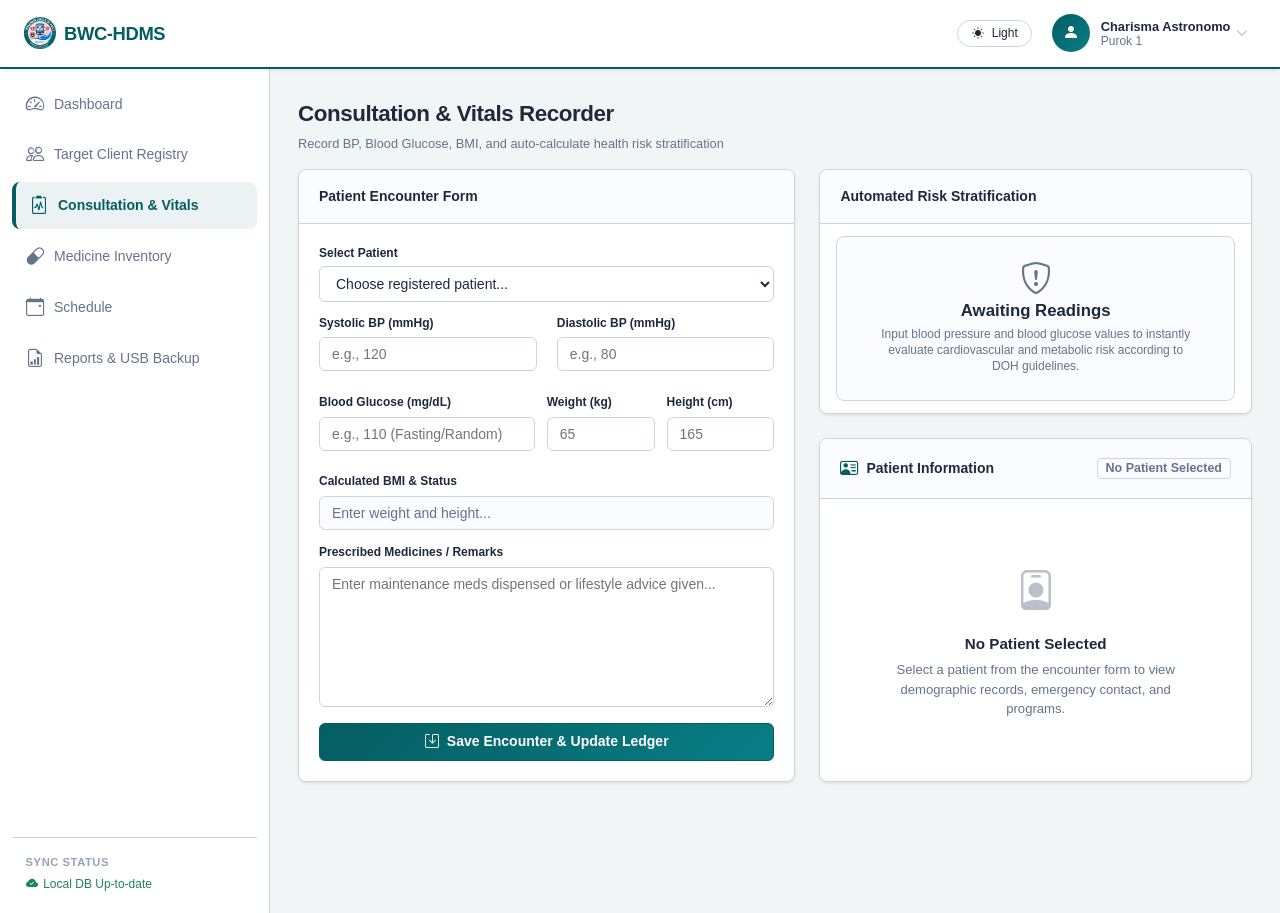
<file: vitalsPage.html>
<!DOCTYPE html>
<html lang="en" data-bs-theme="light">
<head>
    <meta charset="UTF-8">
    <meta name="viewport" content="width=device-width, initial-scale=1.0">
    <title>Consultation & Vitals | BWC-HDMS Portal</title>
    <link rel="icon" type="image/png" href="icons/Logo.png">
    <!-- Local Offline Assets -->
    <link rel="stylesheet" href="icons/bootstrap-icons.min.css">
    <link rel="stylesheet" href="cssStyle.css">
</head>
<body>

    <!-- Top Navigation Bar -->
    <header class="header-navbar">
        <div class="header-container">
            <a class="brand-link" href="dashboardPage.html">
                <img src="icons/Logo.png" alt="BWC-HDMS Logo" class="brand-icon">
                <span>BWC-HDMS</span>
            </a>
            
            <div class="nav-actions">
                <button class="theme-toggle-btn" id="darkModeToggle" title="Toggle Dark/Light Mode">
                    <i class="bi bi-sun-fill" id="themeIcon"></i>
                    <span id="themeText">Light</span>
                </button>

                <div class="user-dropdown-wrapper" id="userDropdownContainer">
                    <button type="button" class="user-profile-btn" id="userDropdownToggle">
                        <div class="user-avatar">
                            <i class="bi bi-person-fill"></i>
                        </div>
                        <div class="user-meta">
                            <span class="user-meta-name">Charisma Astronomo</span>
                            <span class="user-meta-sub">Purok 1</span>
                        </div>
                        <i class="bi bi-chevron-down dropdown-chevron"></i>
                    </button>
                    <div class="dropdown-menu-custom hidden" id="userDropdownMenu">
                        <a class="dropdown-item-custom" href="#" onclick="showNotification('Profile settings saved locally.', 'success')"><i class="bi bi-gear me-2"></i>Station Settings</a>
                        <a class="dropdown-item-custom" href="#" onclick="exportSystemBackup()"><i class="bi bi-download me-2"></i>Quick Export DB</a>
                        <div class="dropdown-divider-custom"></div>
                        <a class="dropdown-item-custom dropdown-item-danger" href="#" onclick="lockStation()"><i class="bi bi-box-arrow-right me-2"></i>Lock Station</a>
                    </div>
                </div>
            </div>
        </div>
    </header>

    <!-- Main App Layout -->
    <div class="app-layout">
        <!-- Sidebar Navigation -->
        <aside id="sidebar" class="sidebar">
            <div>
                <nav class="nav-menu">
                    <a class="nav-link" href="dashboardPage.html">
                        <i class="bi bi-speedometer2" style="font-size: 1.15rem;"></i><span>Dashboard</span>
                    </a>
                    <a class="nav-link" href="patientsPage.html">
                        <i class="bi bi-people" style="font-size: 1.15rem;"></i><span>Target Client Registry</span>
                    </a>
                    <a class="nav-link active" href="vitalsPage.html">
                        <i class="bi bi-clipboard2-pulse" style="font-size: 1.15rem;"></i><span>Consultation & Vitals</span>
                    </a>
                    <a class="nav-link" href="inventoryPage.html">
                        <i class="bi bi-capsule" style="font-size: 1.15rem;"></i><span>Medicine Inventory</span>
                    </a>
                    <a class="nav-link" href="schedulePage.html">
                        <i class="bi bi-calendar-event" style="font-size: 1.15rem;"></i><span>Schedule</span>
                    </a>
                    <a class="nav-link" href="reportsPage.html">
                        <i class="bi bi-file-earmark-bar-graph" style="font-size: 1.15rem;"></i><span>Reports & USB Backup</span>
                    </a>
                </nav>
            </div>
            <div class="sync-status-box">
                <div class="sync-status-label">Sync Status</div>
                <div class="sync-status-indicator">
                    <i class="bi bi-cloud-check-fill"></i> <span>Local DB Up-to-date</span>
                </div>
            </div>
        </aside>

        <!-- Main Workspace: Vitals & Consultation -->
        <main class="main-content">
            
            <!-- Toast Alert System -->
            <div class="toast-container">
                <div id="liveToast" class="toast-pill toast-success hidden" role="alert" aria-live="assertive" aria-atomic="true">
                    <div class="d-flex align-center gap-2">
                        <i class="bi bi-check-circle-fill" id="toastIcon"></i>
                        <span id="toastMessage">Action completed successfully.</span>
                    </div>
                    <button type="button" class="toast-close-btn" onclick="hideToast()" aria-label="Close">&times;</button>
                </div>
            </div>

            <!-- Page Title Bar -->
            <div class="mb-4">
                <h2 style="font-size: 1.4rem; font-weight: 700; letter-spacing: -0.02em;">Consultation & Vitals Recorder</h2>
                <p class="text-muted" style="font-size: 0.8rem; margin-top: 0.2rem;">Record BP, Blood Glucose, BMI, and auto-calculate health risk stratification</p>
            </div>

            <!-- Form & Clinical Summary Grid -->
            <div class="grid-consultation">
                <!-- Left Column: Patient Encounter Form -->
                <div class="card-custom consultation-form-card">
                    <div class="card-header-custom">
                        <h5 class="card-header-title">Patient Encounter Form</h5>
                    </div>
                    <div class="card-body-custom">
                        <form id="consultForm" onsubmit="submitConsultation(event)">
                            <div class="form-group mb-3">
                                <label class="form-label mb-1" for="consultPatient">Select Patient</label>
                                <select class="form-select" id="consultPatient" required>
                                    <option value="">Choose registered patient...</option>
                                </select>
                            </div>

                            <div class="grid-2-col mb-2">
                                <div class="form-group mb-0">
                                    <label class="form-label" for="bpSys">Systolic BP (mmHg)</label>
                                    <input type="number" class="form-control" id="bpSys" placeholder="e.g., 120" required oninput="calculateRisk()">
                                </div>
                                <div class="form-group mb-0">
                                    <label class="form-label" for="bpDia">Diastolic BP (mmHg)</label>
                                    <input type="number" class="form-control" id="bpDia" placeholder="e.g., 80" required oninput="calculateRisk()">
                                </div>
                            </div>

                            <div class="grid-3-col mb-2">
                                <div class="form-group mb-0">
                                    <label class="form-label" for="gluVal">Blood Glucose (mg/dL)</label>
                                    <input type="number" class="form-control" id="gluVal" placeholder="e.g., 110 (Fasting/Random)" oninput="calculateRisk()">
                                </div>
                                <div class="form-group mb-0">
                                    <label class="form-label" for="patWeight">Weight (kg)</label>
                                    <input type="number" step="0.1" class="form-control" id="patWeight" placeholder="65" oninput="calculateBMI()">
                                </div>
                                <div class="form-group mb-0">
                                    <label class="form-label" for="patHeight">Height (cm)</label>
                                    <input type="number" class="form-control" id="patHeight" placeholder="165" oninput="calculateBMI()">
                                </div>
                            </div>

                            <div class="form-group">
                                <label class="form-label">Calculated BMI & Status</label>
                                <input type="text" class="form-control" id="bmiResult" readonly value="Enter weight and height...">
                            </div>

                            <div class="form-group mb-4" style="flex: 1; display: flex; flex-direction: column;">
                                <label class="form-label" for="consultRemarks">Prescribed Medicines / Remarks</label>
                                <textarea class="form-control" id="consultRemarks" rows="6" placeholder="Enter maintenance meds dispensed or lifestyle advice given..." style="min-height: 140px; flex: 1; resize: vertical;"></textarea>
                            </div>

                            <button type="submit" class="btn btn-primary btn-full py-2 fw-semibold">
                                <i class="bi bi-save me-2"></i>Save Encounter & Update Ledger
                            </button>
                        </form>
                    </div>
                </div>

                <!-- Right Column: Automated Risk Stratification + Patient Information (Fixed Card) -->
                <div class="vitals-sidebar-column">
                    <!-- Automated Risk Stratification Card (Fixed Size) -->
                    <div class="card-custom risk-card-fixed">
                        <div class="card-header-custom">
                            <h5 class="card-header-title">Automated Risk Stratification</h5>
                        </div>
                        <div class="card-body-custom">
                            <div id="riskDisplayBox" class="risk-box">
                                <i class="bi bi-shield-exclamation risk-icon text-muted" id="riskIcon"></i>
                                <h4 class="risk-title" id="riskTitle">Awaiting Readings</h4>
                                <p class="risk-desc text-muted mb-0" id="riskDesc">Input blood pressure and blood glucose values to instantly evaluate cardiovascular and metabolic risk according to DOH guidelines.</p>
                            </div>
                        </div>
                    </div>

                    <!-- Patient Information Preview Fixed Card (Aligned to Bottom) -->
                    <div class="card-custom patient-info-fixed" id="patientInfoCard">
                        <div class="card-header-custom">
                            <div class="d-flex align-center gap-2">
                                <i class="bi bi-person-vcard text-primary" style="font-size: 1.15rem;"></i>
                                <h5 class="card-header-title">Patient Information</h5>
                            </div>
                            <span class="badge" id="dispPatientCondition" style="background: var(--bg-surface-secondary); border: 1px solid var(--border-color); color: var(--text-muted); font-size: 0.78rem;">
                                No Patient Selected
                            </span>
                        </div>
                        <div class="card-body-custom">
                            <!-- Placeholder State -->
                            <div id="patientInfoPlaceholder" class="text-center py-4 d-flex flex-column align-center justify-center" style="color: var(--text-muted); flex: 1;">
                                <i class="bi bi-person-badge text-muted" style="font-size: 2.5rem; opacity: 0.45; display: block; margin-bottom: 0.75rem;"></i>
                                <div class="fw-semibold mb-1" style="font-size: 0.95rem; color: var(--text-main);">No Patient Selected</div>
                                <p class="mb-0 text-muted" style="font-size: 0.82rem; line-height: 1.5; max-width: 320px;">
                                    Select a patient from the encounter form to view demographic records, emergency contact, and programs.
                                </p>
                            </div>

                            <!-- Populated Content State -->
                            <div id="patientInfoContent" class="hidden" style="flex: 1; display: flex; flex-direction: column; justify-content: space-between;">
                                <div>
                                    <div class="d-flex justify-between align-center pb-3 mb-3 border-bottom" style="border-color: var(--border-color) !important;">
                                        <div class="d-flex align-center gap-2">
                                            <i class="bi bi-person-circle text-primary" style="font-size: 1.5rem;"></i>
                                            <div>
                                                <span class="fw-bold text-primary" id="dispPatientName" style="font-size: 1.05rem;">-</span>
                                                <div class="text-muted" style="font-size: 0.78rem;">
                                                    PhilHealth ID: <span id="dispPatientPhId" class="fw-semibold text-secondary">-</span>
                                                </div>
                                            </div>
                                        </div>
                                    </div>

                                    <div class="grid-2-col mb-3" style="gap: 0.85rem; font-size: 0.82rem;">
                                        <div class="patient-info-chip">
                                            <div class="text-muted" style="font-size: 0.72rem; text-transform: uppercase; font-weight: 600; margin-bottom: 0.2rem;">Age / Sex</div>
                                            <strong id="dispPatientAgeSex" style="color: var(--text-main); font-size: 0.85rem;">-</strong>
                                        </div>
                                        <div class="patient-info-chip">
                                            <div class="text-muted" style="font-size: 0.72rem; text-transform: uppercase; font-weight: 600; margin-bottom: 0.2rem;">Purok</div>
                                            <strong id="dispPatientPurok" style="color: var(--text-main); font-size: 0.85rem;">-</strong>
                                        </div>
                                    </div>

                                    <div class="patient-info-chip mb-3" style="font-size: 0.82rem;">
                                        <div class="text-muted" style="font-size: 0.72rem; text-transform: uppercase; font-weight: 600; margin-bottom: 0.2rem;">Emergency Contact</div>
                                        <strong id="dispPatientEmergency" style="color: var(--text-main); font-size: 0.85rem; word-break: break-word;">-</strong>
                                    </div>

                                    <div class="patient-info-chip mb-3" style="font-size: 0.82rem;">
                                        <div class="text-muted" style="font-size: 0.72rem; text-transform: uppercase; font-weight: 600; margin-bottom: 0.2rem;">Complete Address</div>
                                        <span id="dispPatientAddress" class="fw-medium" style="color: var(--text-main); font-size: 0.85rem; line-height: 1.4;">-</span>
                                    </div>
                                </div>

                                <div class="pt-2 border-top" style="border-color: var(--border-color) !important; font-size: 0.8rem;">
                                    <div id="dispPatientProgramsRow" class="mb-2 hidden">
                                        <span class="text-muted d-block mb-1" style="font-size: 0.72rem; text-transform: uppercase; font-weight: 600;">Enrolled Programs:</span>
                                        <div id="dispPatientPrograms" class="d-flex flex-wrap gap-1"></div>
                                    </div>
                                    <div id="dispPatientAllergiesRow" class="hidden">
                                        <span class="text-muted d-block mb-1" style="font-size: 0.72rem; text-transform: uppercase; font-weight: 600;">Known Allergies / Risks:</span>
                                        <span id="dispPatientAllergies" class="text-danger fw-semibold" style="line-height: 1.4;"></span>
                                    </div>
                                </div>
                            </div>
                        </div>
                    </div>
                </div>
            </div>

        </main>
    </div>

    <!-- Scripts -->
    <script src="shared.js"></script>
    <script src="vitalsPage.js"></script>
</body>
</html>
</file>
<file: cssStyle.css>
/* --------------------------------------------------------------------------
   1. Design & CSS Variables (Light & Dark Theme)
   -------------------------------------------------------------------------- */
:root {
    --font-family: 'Inter', -apple-system, BlinkMacSystemFont, "Segoe UI", Roboto, "Helvetica Neue", Arial, sans-serif;
    
    /* --- Core Brand Colors (Logo-Matched & Enhanced) --- */
    --primary: #045d62;        /* Deep Teal from the outer ring */
    --primary-hover: #034549;  
    --primary-gradient: linear-gradient(135deg, #045d62 0%, #087e85 100%); /* Fresh gradient for headers/buttons */
    --primary-subtle: #e6f4f5; 
    --primary-text: #045d62;   
    --primary-border: #99c2c5; 
    
    /* --- Logo Accent (Soft Pink Touch) --- */
    --accent-pink: #fdf2f4;    /* Inspired by the soft pink background in your logo */
    --accent-pink-border: #f9d5dc;
    --accent-pink-text: #9b2c3c;

    /* --- Status & Notifications --- */
    --success: #198754;
    --success-hover: #157347;
    --success-subtle: #d1e7dd;
    --success-text: #0f5132;
    --success-border: #a3cfbb;
    
    --danger: #e63946;         /* Vibrant red from logo hearts */
    --danger-hover: #c52835;
    --danger-subtle: #fde8e9;
    --danger-text: #842029;
    --danger-border: #f5b5b8;
    
    --warning: #ffb703;        /* Warm gold for inventory alerts */
    --warning-subtle: #fff3cd;
    --warning-text: #664d03;
    --warning-border: #ffe69c;

    /* --- Surfaces & Layout (Clean, Layered Light Theme) --- */
    --bg-body: #f1f5f5;       /* Modern, clean slate-teal background tint */
    --bg-surface: #ffffff;     /* Pure white cards */
    --bg-surface-secondary: #fafcff; 
    --bg-surface-hover: #f1f7f7;
    --bg-input: #ffffff;
    --border-color: #cbd5e1;
    --border-subtle: #f1f5f9;
    --text-main: #1e293b;      
    --text-muted: #64748b;
    --text-light: #94a3b8;
    
    --nav-active-bg: rgba(4, 93, 98, 0.08);  
    --nav-active-text: #045d62;
    
    /* --- Enhanced Shadows (Gives depth without clutter) --- */
    --shadow-xs: 0 1px 2px rgba(4, 93, 98, 0.04);
    --shadow-sm: 0 2px 4px rgba(4, 93, 98, 0.06), 0 1px 2px rgba(0, 0, 0, 0.04);
    --shadow-md: 0 6px 12px -2px rgba(4, 93, 98, 0.08), 0 3px 6px -3px rgba(0, 0, 0, 0.04);
    --shadow-lg: 0 12px 20px -4px rgba(4, 93, 98, 0.1), 0 4px 6px -4px rgba(0, 0, 0, 0.04);
    --shadow-xl: 0 20px 25px -5px rgba(0, 0, 0, 0.12), 0 8px 10px -6px rgba(0, 0, 0, 0.08);
}

/* Dark Theme Overrides */
[data-bs-theme="dark"],
.dark {
    --bg-body: #080e14;
    --bg-surface: #101720;
    --bg-surface-secondary: #16202c;
    --bg-surface-hover: #1e2938;
    --bg-input: #101720;
    --border-color: #273647;
    --border-subtle: #101720;
    --text-main: #f8fafc;
    --text-muted: #94a3b8;
    --text-light: #64748b;
    
    --primary-gradient: linear-gradient(135deg, #045d62 0%, #0a8189 100%);
    --nav-active-bg: rgba(79, 195, 201, 0.2);
    --nav-active-text: #ffffff;
    
    --primary-subtle: rgba(79, 195, 201, 0.25);
    --primary-text: #4fc3c9;   
    --primary-border: rgba(79, 195, 201, 0.4);
    
    --accent-pink: rgba(230, 57, 70, 0.15);
    --accent-pink-border: rgba(230, 57, 70, 0.3);
    --accent-pink-text: #fca5a5;
    
    --success-subtle: rgba(25, 135, 84, 0.25);
    --success-text: #86efac;
    --success-border: #1e4631;
    
    --danger-subtle: rgba(230, 57, 70, 0.25);
    --danger-text: #fca5a5;
    --danger-border: #5c1e24;
    
    --warning-subtle: rgba(255, 183, 3, 0.25);
    --warning-text: #fde047;
    --warning-border: #634b07;
}

/* --------------------------------------------------------------------------
   2. Reset & Base Typography
   -------------------------------------------------------------------------- */
*, *::before, *::after {
    box-sizing: border-box;
    margin: 0;
    padding: 0;
}

body {
    font-family: var(--font-family);
    background-color: var(--bg-body);
    color: var(--text-main);
    line-height: 1.5;
    min-height: 100vh;
    transition: background-color 0.3s ease, color 0.3s ease;
    -webkit-font-smoothing: antialiased;
}

a {
    color: inherit;
    text-decoration: none;
}

button, input, select, textarea {
    font-family: inherit;
    font-size: inherit;
}

/* --------------------------------------------------------------------------
   3. Header & Navigation Bar
   -------------------------------------------------------------------------- */
.header-navbar {
    position: sticky;
    top: 0;
    z-index: 40;
    width: 100%;
    background-color: var(--bg-surface);
    border-bottom: 2px solid var(--primary);
    box-shadow: var(--shadow-sm);
    transition: background-color 0.3s ease, border-color 0.3s ease;
}

.header-container {
    width: 100%;
    padding: 0.65rem 1.5rem;
    display: flex;
    align-items: center;
    justify-content: space-between;
}

.brand-link {
    display: flex;
    align-items: center;
    font-size: 1.15rem;
    font-weight: 700;
    color: var(--primary);
    letter-spacing: -0.02em;
}

.brand-icon {
    width: 32px;
    height: 32px;
    margin-right: 0.5rem;
    object-fit: contain;
}

.brand-version {
    font-size: 0.75rem;
    font-weight: 400;
    color: var(--text-muted);
    margin-left: 0.35rem;
}

.nav-actions {
    display: flex;
    align-items: center;
    gap: 0.75rem;
}

.theme-toggle-btn {
    display: inline-flex;
    align-items: center;
    gap: 0.5rem;
    padding: 0.35rem 0.85rem;
    border-radius: 9999px;
    border: 1px solid var(--border-color);
    background-color: transparent;
    color: var(--text-main);
    font-size: 0.75rem;
    font-weight: 500;
    cursor: pointer;
    transition: all 0.2s ease;
}

.theme-toggle-btn:hover {
    background-color: var(--primary-subtle);
    color: var(--primary);
    border-color: var(--primary-border);
}

/* User Profile & Dropdown */
.user-dropdown-wrapper {
    position: relative;
}

.user-profile-btn {
    display: flex;
    align-items: center;
    background: transparent;
    border: none;
    cursor: pointer;
    text-align: left;
    padding: 0.25rem 0.5rem;
    border-radius: 6px;
    transition: background-color 0.15s ease;
}

.user-profile-btn:hover {
    background-color: var(--bg-surface-secondary);
}

.user-avatar {
    width: 38px;
    height: 38px;
    border-radius: 9999px;
    background: var(--primary-gradient);
    color: #ffffff;
    display: flex;
    align-items: center;
    justify-content: center;
    font-size: 1rem;
    margin-right: 0.65rem;
    box-shadow: var(--shadow-xs);
}

.user-meta-name {
    display: block;
    font-size: 0.8rem;
    font-weight: 600;
    color: var(--text-main);
    line-height: 1.2;
}

.user-meta-sub {
    display: block;
    font-size: 0.75rem;
    color: var(--text-muted);
}

.dropdown-chevron {
    font-size: 0.75rem;
    color: var(--text-light);
    margin-left: 0.35rem;
}

.dropdown-menu-custom {
    position: absolute;
    right: 0;
    top: calc(100% + 0.5rem);
    width: 190px;
    background-color: var(--bg-surface);
    border: 1px solid var(--border-color);
    border-radius: 8px;
    box-shadow: var(--shadow-lg);
    padding: 0.35rem 0;
    z-index: 50;
    font-size: 0.75rem;
    animation: fadeIn 0.15s ease-out;
}

.dropdown-item-custom {
    display: flex;
    align-items: center;
    padding: 0.5rem 1rem;
    color: var(--text-main);
    transition: background-color 0.15s ease;
    cursor: pointer;
}

.dropdown-item-custom:hover {
    background-color: var(--primary-subtle);
    color: var(--primary);
}

.dropdown-item-danger {
    color: var(--danger);
}

.dropdown-item-danger:hover {
    background-color: var(--danger-subtle);
    color: var(--danger-text);
}

.dropdown-divider-custom {
    height: 1px;
    background-color: var(--border-color);
    margin: 0.35rem 0;
}

/* --------------------------------------------------------------------------
   4. App Layout (Sidebar & Main Workspace)
   -------------------------------------------------------------------------- */
.app-layout {
    display: flex;
    flex-direction: column;
    min-height: calc(100vh - 56px);
}

@media (min-width: 768px) {
    .app-layout {
        flex-direction: row;
    }
}

.sidebar {
    width: 100%;
    background-color: var(--bg-surface);
    border-right: 1px solid var(--border-color);
    flex-shrink: 0;
    padding: 0.75rem;
    display: flex;
    flex-direction: column;
    justify-content: space-between;
    transition: all 0.3s ease;
}

@media (min-width: 768px) {
    .sidebar {
        width: 250px;
        min-height: calc(100vh - 56px);
    }
}

@media (min-width: 1024px) {
    .sidebar {
        width: 270px;
    }
}

.nav-menu {
    display: flex;
    flex-direction: column;
    gap: 0.25rem;
}

.nav-link {
    display: flex;
    align-items: center;
    gap: 0.65rem;
    padding: 0.6rem 0.85rem;
    border-radius: 8px;
    font-size: 0.875rem;
    font-weight: 500;
    color: var(--text-muted);
    transition: all 0.2s ease;
    cursor: pointer;
}

.nav-link:hover {
    background-color: var(--primary-subtle);
    color: var(--primary);
}

/* Dark Theme Hover Fix for Navbar Links (Turns white on hover) */
[data-bs-theme="dark"] .nav-link:hover,
.dark .nav-link:hover {
    background-color: var(--primary-subtle);
    color: #ffffff !important;
}

.nav-link.active {
    background-color: var(--nav-active-bg) !important;
    color: var(--nav-active-text) !important;
    font-weight: 600;
    border-left: 4px solid var(--primary);
}

.sync-status-box {
    padding: 1rem 0.85rem 0.5rem;
    border-top: 1px solid var(--border-color);
}

.sync-status-label {
    font-size: 0.7rem;
    text-transform: uppercase;
    font-weight: 600;
    color: var(--text-light);
    letter-spacing: 0.05em;
}

.sync-status-indicator {
    display: flex;
    align-items: center;
    gap: 0.35rem;
    margin-top: 0.25rem;
    font-size: 0.75rem;
    font-weight: 500;
    color: var(--success);
}

.main-content {
    flex: 1;
    padding: 1.25rem;
    overflow-y: auto;
}

@media (min-width: 768px) {
    .main-content {
        padding: 1.75rem;
    }
}

/* --------------------------------------------------------------------------
   5. Stat Cards Grid
   -------------------------------------------------------------------------- */
.stat-cards-grid {
    display: grid;
    grid-template-columns: 1fr;
    gap: 1rem;
    margin-bottom: 1.5rem;
}

@media (min-width: 640px) {
    .stat-cards-grid {
        grid-template-columns: repeat(2, 1fr);
    }
}

@media (min-width: 1200px) {
    .stat-cards-grid {
        grid-template-columns: repeat(4, 1fr);
    }
}

.stat-card {
    background-color: var(--bg-surface);
    border-radius: 8px;
    padding: 1.25rem;
    box-shadow: var(--shadow-sm);
    border: 1px solid var(--border-color);
    border-left: 5px solid;
    transition: transform 0.2s ease, box-shadow 0.2s ease;
}

.stat-card:hover {
    transform: translateY(-3px);
    box-shadow: var(--shadow-md);
}

.stat-card-blue {
    border-left-color: var(--primary);
    background: linear-gradient(to right, var(--primary-subtle), var(--bg-surface) 30%);
}

.stat-card-red {
    border-left-color: var(--danger);
    background: linear-gradient(to right, var(--danger-subtle), var(--bg-surface) 30%);
}

.stat-card-yellow {
    border-left-color: var(--warning);
    background: linear-gradient(to right, var(--warning-subtle), var(--bg-surface) 30%);
}

.stat-card-green {
    border-left-color: var(--success);
    background: linear-gradient(to right, var(--success-subtle), var(--bg-surface) 30%);
}

.stat-card-title {
    font-size: 0.75rem;
    text-transform: uppercase;
    font-weight: 600;
    color: var(--text-muted);
    margin-bottom: 0.25rem;
}

.stat-card-value {
    font-size: 1.85rem;
    font-weight: 700;
    line-height: 1.1;
    margin-bottom: 0.25rem;
    letter-spacing: -0.02em;
}

.stat-card-desc {
    font-size: 0.75rem;
    font-weight: 500;
    display: flex;
    align-items: center;
}

/* --------------------------------------------------------------------------
   6. Cards & Grid Containers
   -------------------------------------------------------------------------- */
.dashboard-columns {
    display: grid;
    grid-template-columns: 1fr;
    gap: 1.5rem;
}

@media (min-width: 1024px) {
    .dashboard-columns {
        grid-template-columns: 8fr 4fr;
    }
}

.card-custom {
    background-color: var(--bg-surface);
    border-radius: 8px;
    box-shadow: var(--shadow-sm);
    border: 1px solid var(--border-color);
    overflow: hidden;
    display: flex;
    flex-direction: column;
}

.card-header-custom {
    padding: 1rem 1.25rem;
    border-bottom: 1px solid var(--border-color);
    display: flex;
    align-items: center;
    justify-content: space-between;
    background-color: var(--bg-surface-secondary);
}

.card-header-title {
    font-size: 0.875rem;
    font-weight: 700;
    color: var(--text-main);
}

.card-body-custom {
    padding: 1.25rem;
    flex: 1;
}

.card-body-no-padding {
    padding: 0;
    flex: 1;
}

/* --------------------------------------------------------------------------
   7. Tables & Responsiveness
   -------------------------------------------------------------------------- */
.table-responsive {
    max-height: 500px;
    overflow-y: auto;
    overflow-x: auto;
}

.table-responsive-inventory {
    max-height: 560px;
}

.table-responsive::-webkit-scrollbar {
    width: 6px;
    height: 6px;
}

.table-responsive::-webkit-scrollbar-track {
    background: transparent;
}

.table-responsive::-webkit-scrollbar-thumb {
    background: var(--text-light);
    border-radius: 4px;
}

.custom-table {
    width: 100%;
    border-collapse: collapse;
    text-align: left;
    font-size: 0.875rem;
    color: var(--text-main);
}

.custom-table thead {
    background-color: var(--bg-surface-secondary);
    border-bottom: 1px solid var(--border-color);
    position: sticky;
    top: 0;
    z-index: 10;
}

.custom-table th {
    padding: 0.75rem 1rem;
    font-size: 0.75rem;
    font-weight: 600;
    color: var(--text-muted);
    text-transform: uppercase;
    letter-spacing: 0.05em;
}

.custom-table td {
    padding: 0.75rem 1rem;
    border-bottom: 1px solid var(--border-color);
    vertical-align: middle;
}

.custom-table tbody tr {
    transition: background-color 0.15s ease;
}

.custom-table tbody tr:hover {
    background-color: var(--bg-surface-hover);
}

/* --------------------------------------------------------------------------
   8. Badges & Progress Bars
   -------------------------------------------------------------------------- */
.badge {
    display: inline-flex;
    align-items: center;
    padding: 0.2rem 0.5rem;
    border-radius: 4px;
    font-size: 0.75rem;
    font-weight: 600;
    line-height: 1;
}

.badge-primary {
    background-color: var(--primary);
    color: #ffffff;
}

.badge-primary-subtle {
    background-color: var(--primary-subtle);
    color: var(--primary-text);
    border: 1px solid var(--primary-border);
}

.badge-danger {
    background-color: var(--danger);
    color: #ffffff;
}

.badge-danger-subtle {
    background-color: var(--danger-subtle);
    color: var(--danger-text);
    border: 1px solid var(--danger-border);
}

.badge-warning {
    background-color: var(--warning);
    color: #1e293b;
}

.badge-success {
    background-color: var(--success);
    color: #ffffff;
}

.progress-track {
    width: 100%;
    background-color: var(--border-color);
    border-radius: 9999px;
    height: 6px;
    overflow: hidden;
    margin-top: 0.35rem;
}

.progress-fill {
    height: 100%;
    border-radius: 9999px;
    transition: width 0.3s ease;
}

.bg-fill-danger {
    background-color: var(--danger);
}

.bg-fill-warning {
    background-color: var(--warning);
}

.bg-fill-success {
    background-color: var(--success);
}

/* --------------------------------------------------------------------------
   9. Buttons (Uniform Gradient & Theme Variables)
   -------------------------------------------------------------------------- */
.btn {
    display: inline-flex;
    align-items: center;
    justify-content: center;
    font-weight: 500;
    font-size: 0.875rem;
    border-radius: 6px;
    padding: 0.45rem 0.9rem;
    border: 1px solid transparent;
    cursor: pointer;
    transition: all 0.15s ease-in-out;
    line-height: 1.4;
    text-decoration: none;
}

.btn:disabled {
    opacity: 0.5;
    cursor: not-allowed;
}

.btn-sm {
    padding: 0.25rem 0.6rem;
    font-size: 0.75rem;
    border-radius: 4px;
}

.btn-primary {
    background: var(--primary-gradient);
    color: #ffffff;
    border-color: var(--primary);
    box-shadow: var(--shadow-xs);
}

.btn-primary:hover:not(:disabled) {
    background-color: var(--primary-hover);
    border-color: var(--primary-hover);
    filter: brightness(0.95);
}

.btn-success {
    background-color: var(--success);
    color: #ffffff;
    border-color: var(--success);
    box-shadow: var(--shadow-xs);
}

.btn-success:hover:not(:disabled) {
    background-color: var(--success-hover);
    border-color: var(--success-hover);
}

.btn-outline-primary {
    background-color: transparent;
    color: var(--primary);
    border-color: var(--primary-border);
}

.btn-outline-primary:hover:not(:disabled) {
    background-color: var(--primary);
    color: #ffffff;
    border-color: var(--primary);
}

.btn-outline-success {
    background-color: transparent;
    color: var(--success);
    border-color: var(--success);
}

.btn-outline-success:hover:not(:disabled) {
    background-color: var(--success);
    color: #ffffff;
}

.btn-outline-secondary {
    background-color: transparent;
    color: var(--text-muted);
    border-color: var(--border-color);
}

.btn-outline-secondary:hover:not(:disabled) {
    background-color: var(--bg-surface-secondary);
    color: var(--text-main);
}

/* Unified btn-dark to match the primary gradient style across the app */
.btn-dark {
    background: var(--primary-gradient);
    color: #ffffff;
    border-color: var(--primary);
    box-shadow: var(--shadow-xs);
}

.btn-dark:hover:not(:disabled) {
    background-color: var(--primary-hover);
    border-color: var(--primary-hover);
    filter: brightness(0.95);
}

.btn-full {
    width: 100%;
}

/* --------------------------------------------------------------------------
   10. Form Controls
   -------------------------------------------------------------------------- */
.form-group {
    margin-bottom: 0.85rem;
}

.form-label {
    display: block;
    font-size: 0.75rem;
    font-weight: 600;
    color: var(--text-main);
    margin-bottom: 0.35rem;
}

.form-control,
.form-select {
    width: 100%;
    padding: 0.5rem 0.75rem;
    font-size: 0.875rem;
    border-radius: 6px;
    border: 1px solid var(--border-color);
    background-color: var(--bg-input);
    color: var(--text-main);
    transition: border-color 0.15s ease, box-shadow 0.15s ease;
    outline: none;
}

.form-control:focus,
.form-select:focus {
    border-color: var(--primary);
    box-shadow: 0 0 0 3px var(--primary-subtle);
}

.form-control.is-invalid,
.form-select.is-invalid {
    border-color: var(--danger) !important;
    box-shadow: 0 0 0 3px rgba(220, 38, 38, 0.15) !important;
}

.form-control[readonly] {
    background-color: var(--bg-surface-secondary);
    color: var(--text-muted);
    cursor: not-allowed;
}

textarea.form-control {
    resize: vertical;
}

/* Search input with prepended icon */
.search-wrapper {
    position: relative;
    width: 100%;
}

.search-icon-prefix {
    position: absolute;
    left: 0.75rem;
    top: 50%;
    transform: translateY(-50%);
    color: var(--text-light);
    pointer-events: none;
}

.search-input-with-icon {
    padding-left: 2.25rem !important;
}

/* --------------------------------------------------------------------------
   11. Modals & Backdrop
   -------------------------------------------------------------------------- */
.modal-overlay {
    position: fixed;
    inset: 0;
    z-index: 50;
    display: flex;
    align-items: center;
    justify-content: center;
    padding: 1rem;
    background-color: rgba(4, 93, 98, 0.35);
    backdrop-filter: blur(3px);
    transition: opacity 0.25s ease;
}

.modal-dialog-box {
    background-color: var(--bg-surface);
    border-radius: 8px;
    box-shadow: var(--shadow-xl);
    width: 100%;
    max-width: 500px;
    max-height: 94vh;
    display: flex;
    flex-direction: column;
    overflow: hidden;
    border: 1px solid var(--border-color);
    transform: scale(1);
    animation: modalPop 0.2s cubic-bezier(0.16, 1, 0.3, 1);
}

.modal-dialog-sm {
    max-width: 440px;
}

.modal-dialog-md {
    max-width: 580px;
}

.modal-dialog-lg {
    max-width: 880px;
}

.modal-dialog-xl {
    max-width: 1060px;
}

.badge-secondary-subtle {
    background-color: rgba(148, 163, 184, 0.15);
    color: var(--text-muted);
    border: 1px solid rgba(148, 163, 184, 0.25);
}

.modal-header-custom {
    padding: 1rem 2rem;
    display: flex;
    align-items: center;
    justify-content: space-between;
}

.modal-header-primary {
    background: var(--primary-gradient);
    color: #ffffff;
}

.modal-title-custom {
    font-size: 1.05rem;
    font-weight: 700;
    display: flex;
    align-items: center;
}

.modal-close-btn {
    background: transparent;
    border: none;
    font-size: 1.35rem;
    line-height: 1;
    color: var(--text-light);
    cursor: pointer;
}

.modal-close-btn:hover {
    color: var(--text-main);
}

.modal-body-custom {
    padding: 1.75rem 2rem;
    font-size: 0.9rem;
    overflow-y: auto;
    max-height: calc(95vh - 130px);
}

.modal-footer-custom {
    padding: 1rem 2rem;
    background-color: var(--bg-surface-secondary);
    border-top: 1px solid var(--border-color);
}

/* Dividing / Separator Line Between Form Fields & Sections */
.form-field-divider {
    border: none;
    height: 1.50px;
    background-color: var(--border-color);
    margin: 1.25rem 0;
    opacity: 100;
}

/* Form Section Dividers */
.form-section-divider {
    margin-top: 1.25rem;
    margin-bottom: 0.75rem;
    padding-top: 0.85rem;
    border-top: 1px dashed var(--border-color);
}

.section-badge-title {
    display: flex;
    align-items: center;
    font-size: 0.875rem;
    font-weight: 700;
    color: var(--text-main);
    letter-spacing: -0.01em;
}

.section-help-text {
    font-size: 0.73rem;
    color: var(--text-muted);
    margin-top: 0.15rem;
    margin-bottom: 0.5rem;
    line-height: 1.35;
}

/* Social Program Checkbox Cards */
.program-checkbox-grid {
    display: grid;
    grid-template-columns: 1fr;
    gap: 0.5rem;
}
@media (min-width: 640px) {
    .program-checkbox-grid {
        grid-template-columns: 1fr 1fr;
    }
}

.program-checkbox-card {
    display: flex;
    align-items: center;
    padding: 0.6rem 0.75rem;
    border-radius: 6px;
    border: 1px solid var(--border-color);
    background-color: var(--bg-surface-secondary);
    cursor: pointer;
    transition: all 0.2s ease;
    user-select: none;
    font-size: 0.82rem;
    color: var(--text-main);
    font-weight: 500;
}

.program-checkbox-card:hover {
    background-color: var(--accent-pink);
    border-color: var(--accent-pink-border);
}

.program-checkbox-card.active,
.program-checkbox-card:has(input:checked) {
    border-color: var(--primary);
    background-color: var(--primary-subtle);
    color: var(--primary-text);
}

.form-checkbox-custom {
    width: 1.1rem;
    height: 1.1rem;
    accent-color: var(--primary);
    cursor: pointer;
    margin-right: 0.55rem;
    flex-shrink: 0;
}

/* File Upload Customized Dropzone */
.file-upload-zone {
    border: 2px dashed var(--primary-border);
    border-radius: 8px;
    padding: 1.25rem 1rem;
    text-align: center;
    background-color: var(--bg-surface-secondary);
    cursor: pointer;
    transition: all 0.2s ease;
}

.file-upload-zone:hover,
.file-upload-zone.dragover {
    border-color: var(--primary);
    background-color: var(--primary-subtle);
}

.file-upload-icon {
    width: 44px;
    height: 44px;
    border-radius: 50%;
    background-color: var(--primary-subtle);
    color: var(--primary);
    display: inline-flex;
    align-items: center;
    justify-content: center;
    font-size: 1.45rem;
    margin-bottom: 0.5rem;
}

.uploaded-file-chip {
    display: flex;
    align-items: center;
    justify-content: space-between;
    padding: 0.45rem 0.75rem;
    background-color: var(--bg-surface-secondary);
    border: 1px solid var(--border-color);
    border-radius: 6px;
    font-size: 0.78rem;
    color: var(--text-main);
    transition: background-color 0.2s ease;
}

.uploaded-file-chip:hover {
    background-color: var(--bg-surface-hover);
}

/* Tailwind utility mappings */
.flex-col { flex-direction: column; }
.items-center { align-items: center; }
.justify-center { justify-content: center; }
.space-y-1 > * + * { margin-top: 0.25rem; }
.space-y-2 > * + * { margin-top: 0.5rem; }
.rounded-md { border-radius: 6px; }
.rounded-lg { border-radius: 8px; }
.text-xs { font-size: 0.75rem; }
.text-sm { font-size: 0.875rem; }

/* --------------------------------------------------------------------------
   12. Floating Toast Notification
   -------------------------------------------------------------------------- */
.toast-container {
    position: fixed;
    bottom: 1.25rem;
    right: 1.25rem;
    z-index: 60;
}

.toast-pill {
    display: flex;
    align-items: center;
    justify-content: space-between;
    min-width: 280px;
    max-width: 420px;
    padding: 0.75rem 1rem;
    border-radius: 8px;
    box-shadow: var(--shadow-lg);
    color: #ffffff;
    font-size: 0.875rem;
    font-weight: 500;
    transition: all 0.3s ease;
    animation: slideUp 0.25s ease-out;
}

.toast-success {
    background-color: var(--success);
}

.toast-danger {
    background-color: var(--danger);
}

.toast-close-btn {
    background: transparent;
    border: none;
    color: rgba(255, 255, 255, 0.85);
    font-size: 1.25rem;
    line-height: 1;
    cursor: pointer;
    margin-left: 0.75rem;
}

.toast-close-btn:hover {
    color: #ffffff;
}

/* --------------------------------------------------------------------------
   13. Automated Risk Stratification Box
   -------------------------------------------------------------------------- */
.risk-box {
    padding: 1.5rem;
    border-radius: 8px;
    border: 1px solid var(--border-color);
    background-color: var(--bg-surface-secondary);
    width: 100%;
    text-align: center;
    transition: all 0.3s ease;
}

.risk-box.low {
    background-color: var(--success-subtle);
    border-color: var(--success-border);
    color: var(--success-text);
}

.risk-box.moderate {
    background-color: var(--warning-subtle);
    border-color: var(--warning-border);
    color: var(--warning-text);
}

.risk-box.high {
    background-color: var(--danger-subtle);
    border-color: var(--danger-border);
    color: var(--danger-text);
}

.risk-icon {
    font-size: 3rem;
    margin-bottom: 0.75rem;
    display: block;
}

.risk-title {
    font-size: 1.15rem;
    font-weight: 700;
    margin-bottom: 0.35rem;
}

.risk-desc {
    font-size: 0.75rem;
    max-width: 380px;
    margin: 0 auto;
    line-height: 1.4;
}

/* --------------------------------------------------------------------------
   14. Utility Classes & Keyframe Animations
   -------------------------------------------------------------------------- */
.hidden, [hidden] {
    display: none !important;
}

.d-flex { display: flex; }
.flex-column { flex-direction: column; }
.justify-between { justify-content: space-between; }
.align-center { align-items: center; }
.gap-1 { gap: 0.25rem; }
.gap-2 { gap: 0.5rem; }
.gap-3 { gap: 0.75rem; }
.gap-4 { gap: 1rem; }
.w-full { width: 100%; }
.text-right { text-align: right; }
.text-center { text-align: center; }
.text-muted { color: var(--text-muted); }
.text-primary { color: var(--primary); }
.text-success { color: var(--success); }
.text-danger { color: var(--danger); }
.text-warning { color: var(--warning); }
.fw-bold { font-weight: 700; }
.fw-semibold { font-weight: 600; }
.fw-medium { font-weight: 500; }
.ps-3 { padding-left: 0.75rem; }
.ps-4 { padding-left: 1rem; }
.pe-3 { padding-right: 0.75rem; }
.pe-4 { padding-right: 1rem; }
.py-2 { padding-top: 0.5rem; padding-bottom: 0.5rem; }
.py-3 { padding-top: 0.75rem; padding-bottom: 0.75rem; }
.mb-1 { margin-bottom: 0.25rem; }
.mb-2 { margin-bottom: 0.5rem; }
.mb-3 { margin-bottom: 0.75rem; }
.mb-4 { margin-bottom: 1rem; }
.mb-6 { margin-bottom: 1.5rem; }
.me-1 { margin-right: 0.25rem; }
.me-2 { margin-right: 0.5rem; }
.space-x-1 > * + * { margin-left: 0.25rem; }

/* Grid Helper */
.grid-2-col {
    display: grid;
    grid-template-columns: 1fr;
    gap: 1.25rem;
}
@media (min-width: 768px) {
    .grid-2-col {
        grid-template-columns: 1fr 1fr;
    }
}

.grid-3-col {
    display: grid;
    grid-template-columns: 1fr;
    gap: 0.75rem;
}
@media (min-width: 768px) {
    .grid-3-col {
        grid-template-columns: 2fr 1fr 1fr;
    }
}

.grid-3-equal {
    display: grid;
    grid-template-columns: 1fr;
    gap: 0.85rem;
}
@media (min-width: 640px) {
    .grid-3-equal {
        grid-template-columns: repeat(3, 1fr);
    }
}

.risk-tag-chip {
    display: inline-flex;
    align-items: center;
    padding: 0.35rem 0.65rem;
    border-radius: 9999px;
    border: 1px solid var(--border-color);
    background-color: var(--bg-surface-secondary);
    font-size: 0.75rem;
    font-weight: 500;
    cursor: pointer;
    user-select: none;
    transition: all 0.15s ease;
    color: var(--text-main);
}
.risk-tag-chip:hover {
    border-color: var(--primary);
    background-color: var(--primary-subtle);
}
.risk-tag-chip:has(input:checked),
.risk-tag-chip.active {
    background-color: var(--primary-subtle);
    border-color: var(--primary);
    color: var(--primary-text);
}
.risk-tag-chip input {
    margin-right: 0.35rem;
    accent-color: var(--primary);
}

.grid-consultation {
    display: grid;
    grid-template-columns: 1fr;
    gap: 1.5rem;
    align-items: stretch;
}
@media (min-width: 1024px) {
    .grid-consultation {
        grid-template-columns: 1.15fr 1fr;
        align-items: stretch;
    }
}

.consultation-form-card {
    height: 100%;
    display: flex;
    flex-direction: column;
    border-radius: 8px;
}

.consultation-form-card .card-body-custom {
    flex: 1;
    display: flex;
    flex-direction: column;
}

.consultation-form-card form {
    flex: 1;
    display: flex;
    flex-direction: column;
}

.vitals-sidebar-column {
    display: flex;
    flex-direction: column;
    gap: 1.5rem;
    height: 100%;
}

.risk-card-fixed {
    flex-shrink: 0;
    height: 245px;
    display: flex;
    flex-direction: column;
    border-radius: 8px;
    overflow: hidden;
}

.risk-card-fixed .card-body-custom {
    flex: 1;
    display: flex;
    align-items: center;
    justify-content: center;
    padding: 0.75rem 1rem;
    overflow: hidden;
}

.risk-card-fixed .risk-box {
    height: 100%;
    width: 100%;
    display: flex;
    flex-direction: column;
    align-items: center;
    justify-content: center;
    padding: 0.75rem 1rem;
    margin: 0;
    border-radius: 8px;
    box-sizing: border-box;
}

.risk-card-fixed .risk-icon {
    font-size: 2rem;
    margin-bottom: 0.35rem;
    display: inline-block;
    line-height: 1;
}

.risk-card-fixed .risk-title {
    font-size: 1.05rem;
    font-weight: 700;
    margin-bottom: 0.25rem;
    line-height: 1.25;
}

.risk-card-fixed .risk-desc {
    font-size: 0.75rem;
    line-height: 1.35;
    max-width: 320px;
    margin: 0 auto;
}

.patient-info-fixed {
    flex: 1;
    display: flex;
    flex-direction: column;
    border-radius: 8px;
}

.patient-info-fixed .card-body-custom {
    flex: 1;
    display: flex;
    flex-direction: column;
    padding: 1.25rem 1.5rem;
}

.patient-info-chip {
    background-color: var(--bg-surface-secondary);
    border: 1px solid var(--border-subtle);
    border-radius: 8px;
    padding: 0.65rem 0.85rem;
}

@keyframes fadeIn {
    from { opacity: 0; transform: translateY(-4px); }
    to { opacity: 1; transform: translateY(0); }
}

@keyframes modalPop {
    from { opacity: 0; transform: scale(0.95); }
    to { opacity: 1; transform: scale(1); }
}

@keyframes slideUp {
    from { opacity: 0; transform: translateY(10px); }
    to { opacity: 1; transform: translateY(0); }
}

/* --------------------------------------------------------------------------
   15. Login Page Styles
   -------------------------------------------------------------------------- */
.login-body {
    min-height: 100vh;
    display: flex;
    align-items: center;
    justify-content: center;
    padding: 1.5rem;
    background: radial-gradient(circle at top right, rgba(4, 93, 98, 0.12), transparent 40%),
                radial-gradient(circle at bottom left, rgba(230, 57, 70, 0.08), transparent 40%),
                var(--bg-body);
}

.login-card {
    width: 100%;
    max-width: 440px;
    background-color: var(--bg-surface);
    border: 1px solid var(--border-color);
    border-radius: 12px;
    box-shadow: var(--shadow-xl);
    padding: 2.25rem 2rem;
    transition: all 0.3s ease;
}

.login-brand-header {
    text-align: center;
    margin-bottom: 1.75rem;
}

.login-logo {
    display: inline-flex;
    align-items: center;
    justify-content: center;
    width: 72px;
    height: 72px;
    margin-bottom: 0.75rem;
}

.login-logo img {
    width: 100%;
    height: 100%;
    object-fit: contain;
}

.login-title {
    font-size: 1.35rem;
    font-weight: 700;
    color: var(--primary);
    letter-spacing: -0.02em;
}

.login-subtitle {
    font-size: 0.8rem;
    color: var(--text-muted);
    margin-top: 0.25rem;
}
</file>
